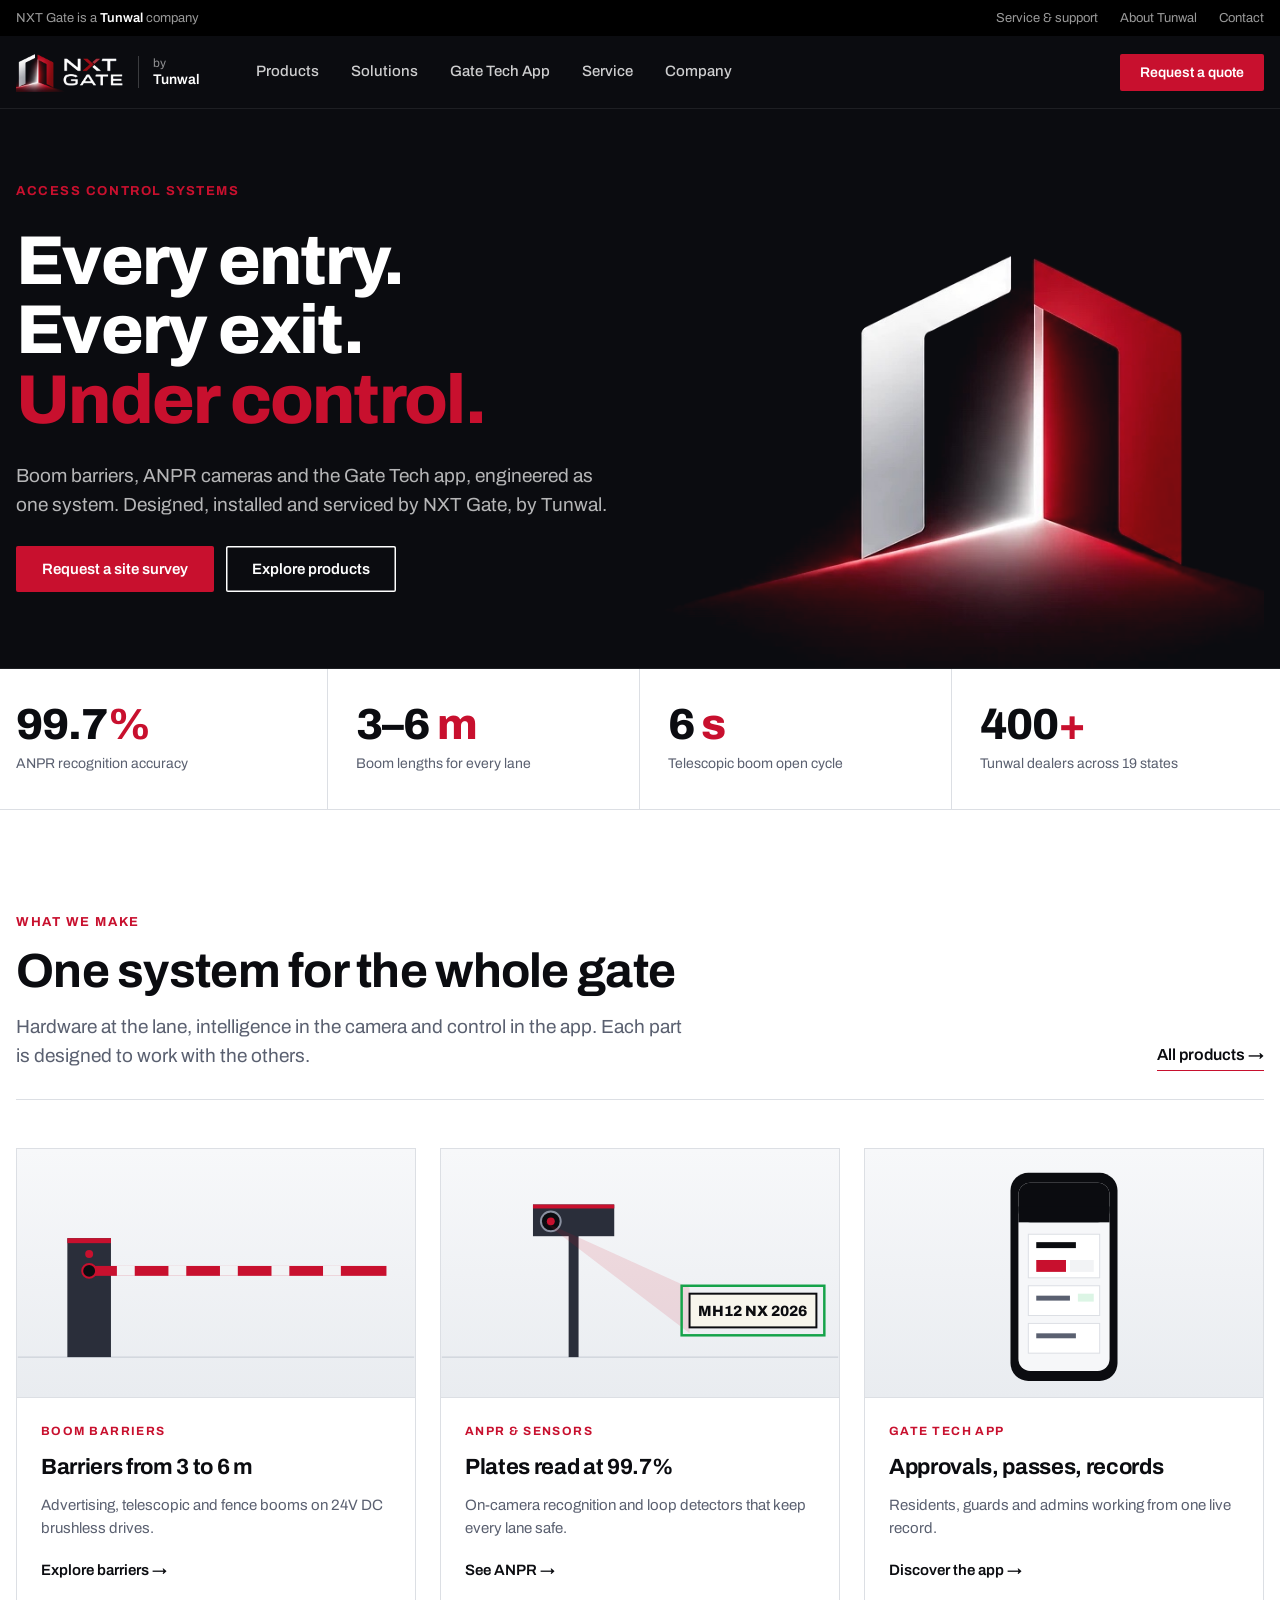
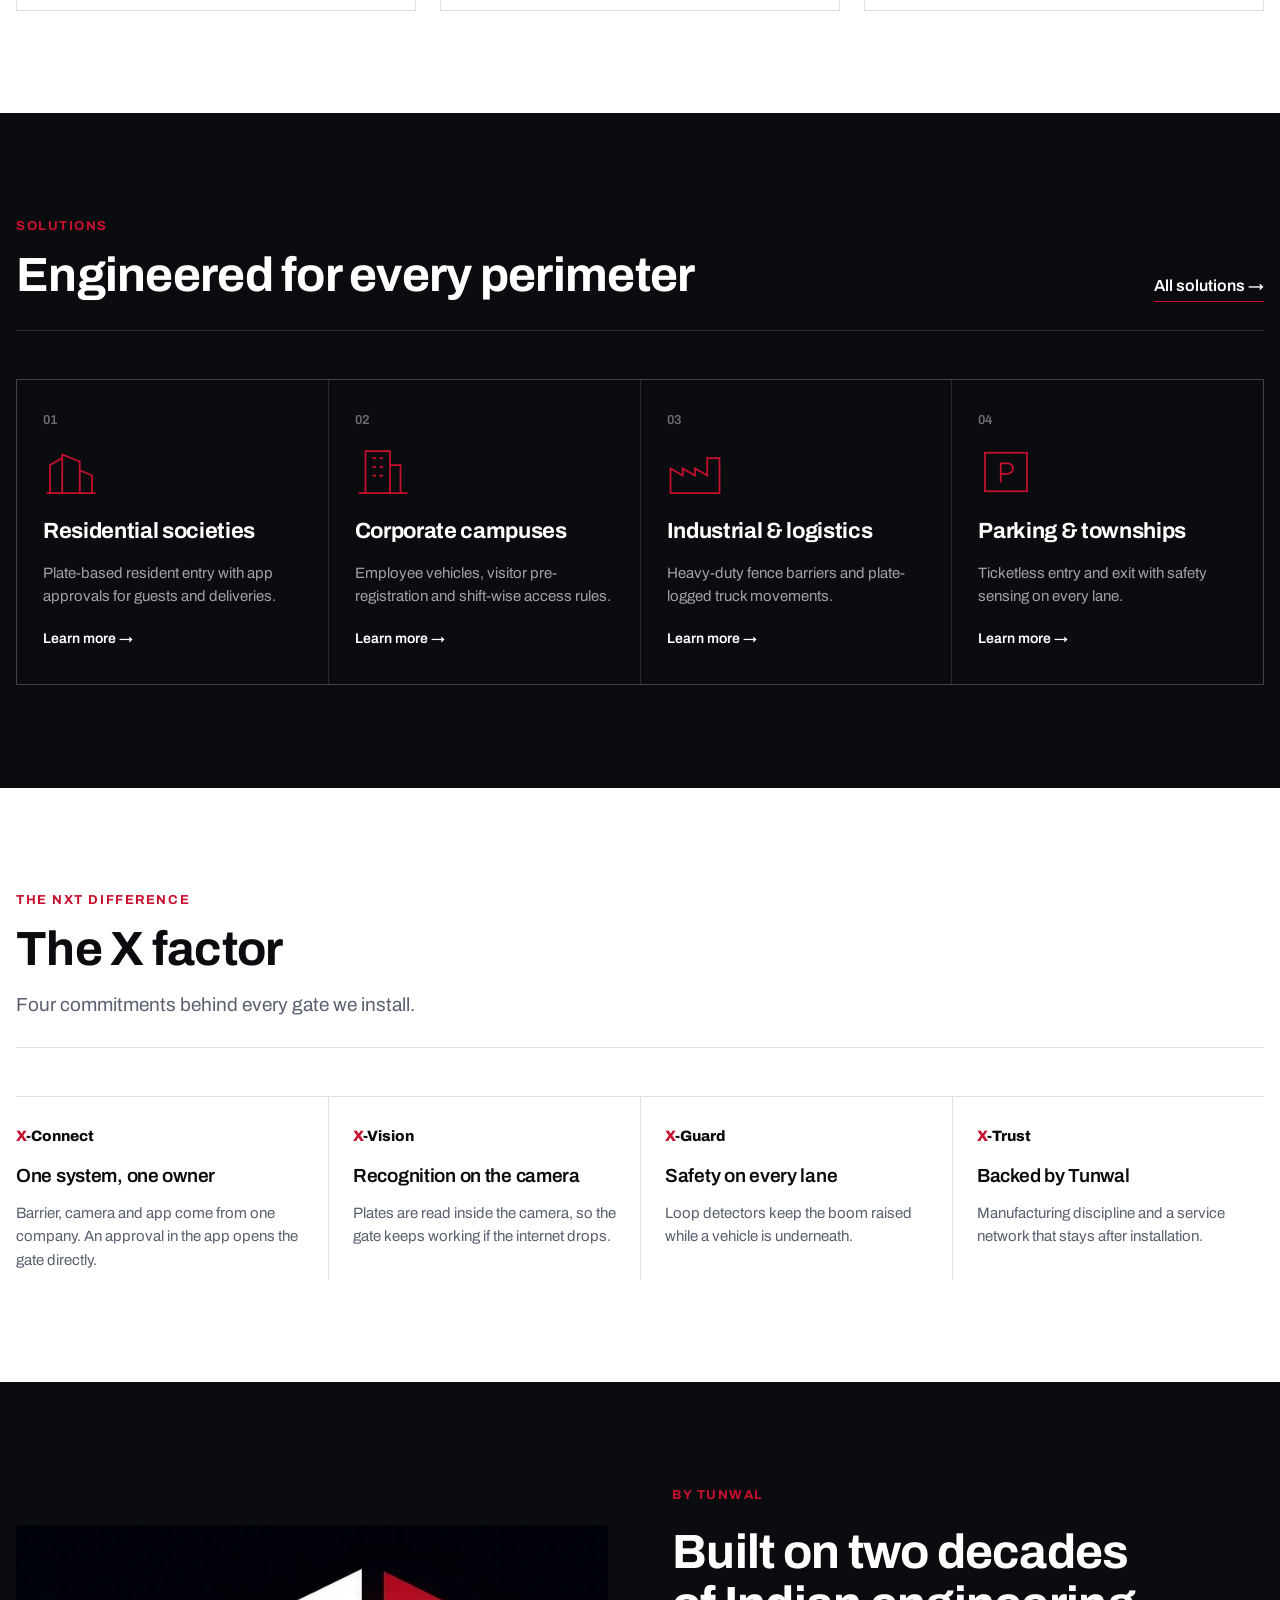
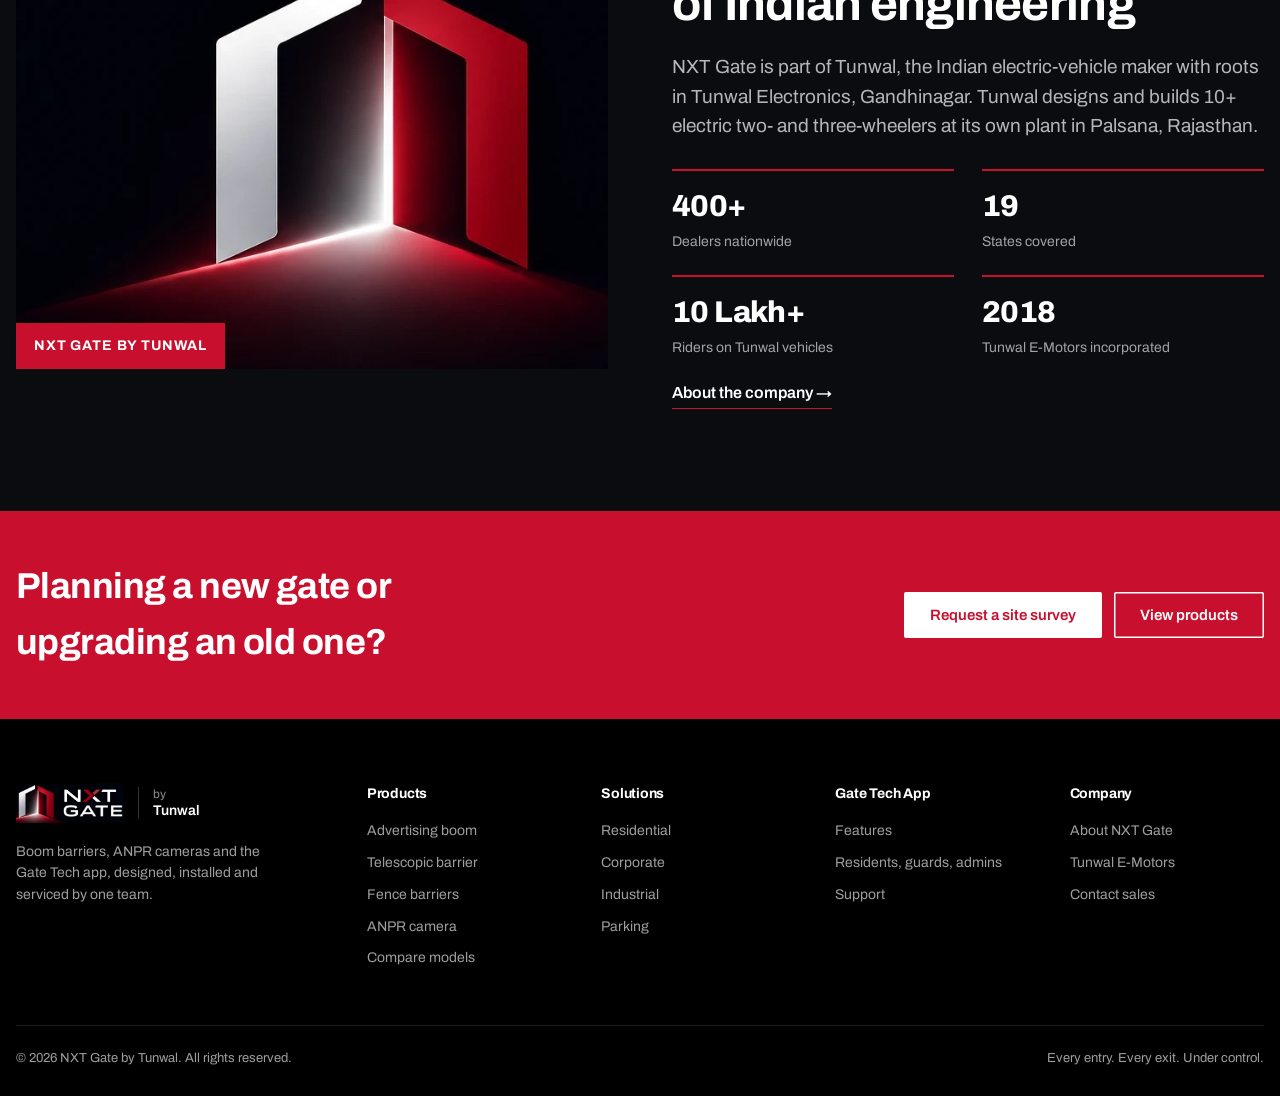
<file: index.html>
<!doctype html>
<html lang="en">
<head>
<meta name="viewport" content="width=device-width, initial-scale=1, viewport-fit=cover">
<meta charset="utf-8">
<title>NXT Gate</title>
<meta name="claude:viewport-fit-sides" content="cover">
<meta name="description" content="NXT Gate by Tunwal: boom barriers, ANPR cameras and the Gate Tech app for complete access control.">
<link rel="preconnect" href="https://fonts.googleapis.com">
<link rel="preconnect" href="https://fonts.gstatic.com" crossorigin>
<link rel="stylesheet" href="https://fonts.googleapis.com/css2?family=Archivo:wght@400;500;600;700;800&display=swap">
<link rel="stylesheet" href="styles.css">
</head>
<body data-page="home">
<div id="site-header"></div>

<main>
<section class="hero">
  <div class="wrap">
    <div class="hero-copy">
      <span class="over">Access control systems</span>
      <h1>Every entry.<br>Every exit.<br><em>Under control.</em></h1>
      <p class="lead">Boom barriers, ANPR cameras and the Gate Tech app, engineered as one system. Designed, installed and serviced by NXT Gate, by Tunwal.</p>
      <div class="hero-ctas">
        <a class="btn btn-red" href="contact.html">Request a site survey</a>
        <a class="btn btn-out" href="products.html">Explore products</a>
      </div>
    </div>
    <div class="hero-art"><img src="gate-mark.jpg" alt="NXT Gate mark: an open gate lit in red" width="690" height="520"></div>
  </div>
</section>

<section class="figs" aria-label="Key figures">
  <div class="wrap">
    <div class="fig"><b>99.7<span>%</span></b><small>ANPR recognition accuracy</small></div>
    <div class="fig"><b>3–6<span> m</span></b><small>Boom lengths for every lane</small></div>
    <div class="fig"><b>6<span> s</span></b><small>Telescopic boom open cycle</small></div>
    <div class="fig"><b>400<span>+</span></b><small>Tunwal dealers across 19 states</small></div>
  </div>
</section>

<section class="band">
  <div class="wrap">
    <div class="sec-head">
      <div><span class="over">What we make</span><h2 class="h2">One system for the whole gate</h2><p class="lead">Hardware at the lane, intelligence in the camera and control in the app. Each part is designed to work with the others.</p></div>
      <a class="link" href="products.html">All products →</a>
    </div>
    <div class="cats">
      <a class="cat" href="products.html#explorer">
        <div class="cat-art"><svg viewBox="0 0 400 250" aria-hidden="true"><line x1="0" y1="210" x2="400" y2="210" stroke="#C5CAD3"/><rect x="50" y="90" width="44" height="120" fill="#2A2E3A"/><rect x="50" y="90" width="44" height="5" fill="#C8102E"/><circle cx="72" cy="106" r="4" fill="#C8102E"/><rect x="72" y="118" width="300" height="10" fill="#C8102E"/><g fill="#F2F3F5"><rect x="100" y="118" width="18" height="10"/><rect x="152" y="118" width="18" height="10"/><rect x="204" y="118" width="18" height="10"/><rect x="256" y="118" width="18" height="10"/><rect x="308" y="118" width="18" height="10"/></g><circle cx="72" cy="123" r="7" fill="#0B0C10" stroke="#C8102E" stroke-width="2"/></svg></div>
        <div class="cat-body"><span class="over">Boom barriers</span><h3>Barriers from 3 to 6 m</h3><p>Advertising, telescopic and fence booms on 24V DC brushless drives.</p><span class="more">Explore barriers →</span></div>
      </a>
      <a class="cat" href="products.html#explorer">
        <div class="cat-art"><svg viewBox="0 0 400 250" aria-hidden="true"><line x1="0" y1="210" x2="400" y2="210" stroke="#C5CAD3"/><rect x="128" y="80" width="10" height="130" fill="#2A2E3A"/><rect x="92" y="56" width="82" height="32" fill="#2A2E3A"/><rect x="92" y="56" width="82" height="4" fill="#C8102E"/><circle cx="110" cy="73" r="10" fill="#0B0C10" stroke="#8A90A0" stroke-width="2"/><circle cx="110" cy="73" r="4" fill="#C8102E"/><polygon points="102,73 250,140 250,186" fill="#C8102E" opacity=".12"/><rect x="250" y="146" width="128" height="34" fill="#F7F5EC" stroke="#0B0C10" stroke-width="2"/><text x="314" y="169" text-anchor="middle" font-family="Archivo,sans-serif" font-size="15" font-weight="800" fill="#0B0C10">MH12 NX 2026</text><rect x="242" y="138" width="144" height="50" fill="none" stroke="#15A34A" stroke-width="2.5"/></svg></div>
        <div class="cat-body"><span class="over">ANPR &amp; sensors</span><h3>Plates read at 99.7%</h3><p>On-camera recognition and loop detectors that keep every lane safe.</p><span class="more">See ANPR →</span></div>
      </a>
      <a class="cat" href="app.html">
        <div class="cat-art"><svg viewBox="0 0 400 250" aria-hidden="true"><rect x="146" y="24" width="108" height="210" rx="18" fill="#0B0C10"/><rect x="154" y="34" width="92" height="190" rx="12" fill="#F6F7F9"/><rect x="154" y="34" width="92" height="40" rx="12" fill="#0B0C10"/><rect x="154" y="58" width="92" height="16" fill="#0B0C10"/><rect x="164" y="86" width="72" height="44" fill="#fff" stroke="#DCDFE4"/><rect x="172" y="112" width="30" height="12" fill="#C8102E"/><rect x="206" y="112" width="24" height="12" fill="#F2F3F5"/><rect x="172" y="94" width="40" height="6" fill="#0B0C10"/><rect x="164" y="138" width="72" height="30" fill="#fff" stroke="#DCDFE4"/><rect x="172" y="148" width="34" height="5" fill="#5A6070"/><rect x="214" y="146" width="16" height="8" fill="#DCF5E5"/><rect x="164" y="176" width="72" height="30" fill="#fff" stroke="#DCDFE4"/><rect x="172" y="186" width="40" height="5" fill="#5A6070"/></svg></div>
        <div class="cat-body"><span class="over">Gate Tech app</span><h3>Approvals, passes, records</h3><p>Residents, guards and admins working from one live record.</p><span class="more">Discover the app →</span></div>
      </a>
    </div>
  </div>
</section>

<section class="band dark">
  <div class="wrap">
    <div class="sec-head">
      <div><span class="over">Solutions</span><h2 class="h2">Engineered for every perimeter</h2></div>
      <a class="link" href="solutions.html">All solutions →</a>
    </div>
    <div class="sectors">
      <a class="sector" href="solutions.html#residential"><span class="num">01</span><svg viewBox="0 0 64 64" fill="none" stroke="currentColor" stroke-width="2"><path d="M8 56V24l14-8v40M22 56V12l20 8v36M42 56V30l14 6v20M4 56h56"/></svg><h3>Residential societies</h3><p>Plate-based resident entry with app approvals for guests and deliveries.</p><span class="more">Learn more →</span></a>
      <a class="sector" href="solutions.html#corporate"><span class="num">02</span><svg viewBox="0 0 64 64" fill="none" stroke="currentColor" stroke-width="2"><path d="M12 56V8h28v48M40 24h12v32M4 56h56M20 16h4M28 16h4M20 26h4M28 26h4M20 36h4M28 36h4"/></svg><h3>Corporate campuses</h3><p>Employee vehicles, visitor pre-registration and shift-wise access rules.</p><span class="more">Learn more →</span></a>
      <a class="sector" href="solutions.html#industrial"><span class="num">03</span><svg viewBox="0 0 64 64" fill="none" stroke="currentColor" stroke-width="2"><path d="M4 56V28l14 8V28l14 8V28l14 8V16h14v40zM4 56h56"/></svg><h3>Industrial &amp; logistics</h3><p>Heavy-duty fence barriers and plate-logged truck movements.</p><span class="more">Learn more →</span></a>
      <a class="sector" href="solutions.html#parking"><span class="num">04</span><svg viewBox="0 0 64 64" fill="none" stroke="currentColor" stroke-width="2"><rect x="8" y="10" width="48" height="44"/><path d="M26 44V22h8a6 6 0 0 1 0 12h-8"/></svg><h3>Parking &amp; townships</h3><p>Ticketless entry and exit with safety sensing on every lane.</p><span class="more">Learn more →</span></a>
    </div>
  </div>
</section>

<section class="band">
  <div class="wrap">
    <div class="sec-head">
      <div><span class="over">The NXT difference</span><h2 class="h2">The X factor</h2><p class="lead">Four commitments behind every gate we install.</p></div>
    </div>
    <div class="xgrid">
      <div class="xcell"><span class="xl"><i>X</i>-Connect</span><h3>One system, one owner</h3><p>Barrier, camera and app come from one company. An approval in the app opens the gate directly.</p></div>
      <div class="xcell"><span class="xl"><i>X</i>-Vision</span><h3>Recognition on the camera</h3><p>Plates are read inside the camera, so the gate keeps working if the internet drops.</p></div>
      <div class="xcell"><span class="xl"><i>X</i>-Guard</span><h3>Safety on every lane</h3><p>Loop detectors keep the boom raised while a vehicle is underneath.</p></div>
      <div class="xcell"><span class="xl"><i>X</i>-Trust</span><h3>Backed by Tunwal</h3><p>Manufacturing discipline and a service network that stays after installation.</p></div>
    </div>
  </div>
</section>

<section class="band dark">
  <div class="wrap tw">
    <div class="tw-img" role="img" aria-label="NXT Gate mark"><span>NXT GATE BY TUNWAL</span></div>
    <div class="tw-copy">
      <span class="over">By Tunwal</span>
      <h2 class="h2">Built on two decades of Indian engineering</h2>
      <p class="lead">NXT Gate is part of Tunwal, the Indian electric-vehicle maker with roots in Tunwal Electronics, Gandhinagar. Tunwal designs and builds 10+ electric two- and three-wheelers at its own plant in Palsana, Rajasthan.</p>
      <div class="tw-nums">
        <div><b>400+</b><span>Dealers nationwide</span></div>
        <div><b>19</b><span>States covered</span></div>
        <div><b>10 Lakh+</b><span>Riders on Tunwal vehicles</span></div>
        <div><b>2018</b><span>Tunwal E-Motors incorporated</span></div>
      </div>
      <a class="link" href="company.html" style="justify-self:start;color:#fff">About the company →</a>
    </div>
  </div>
</section>

<section class="cta">
  <div class="wrap">
    <h2>Planning a new gate or upgrading an old one?</h2>
    <div class="acts"><a class="btn btn-red" href="contact.html">Request a site survey</a><a class="btn btn-out" href="products.html">View products</a></div>
  </div>
</section>
</main>

<div id="site-footer"></div>
<script src="site.js"></script>
</body>
</html>
</file>
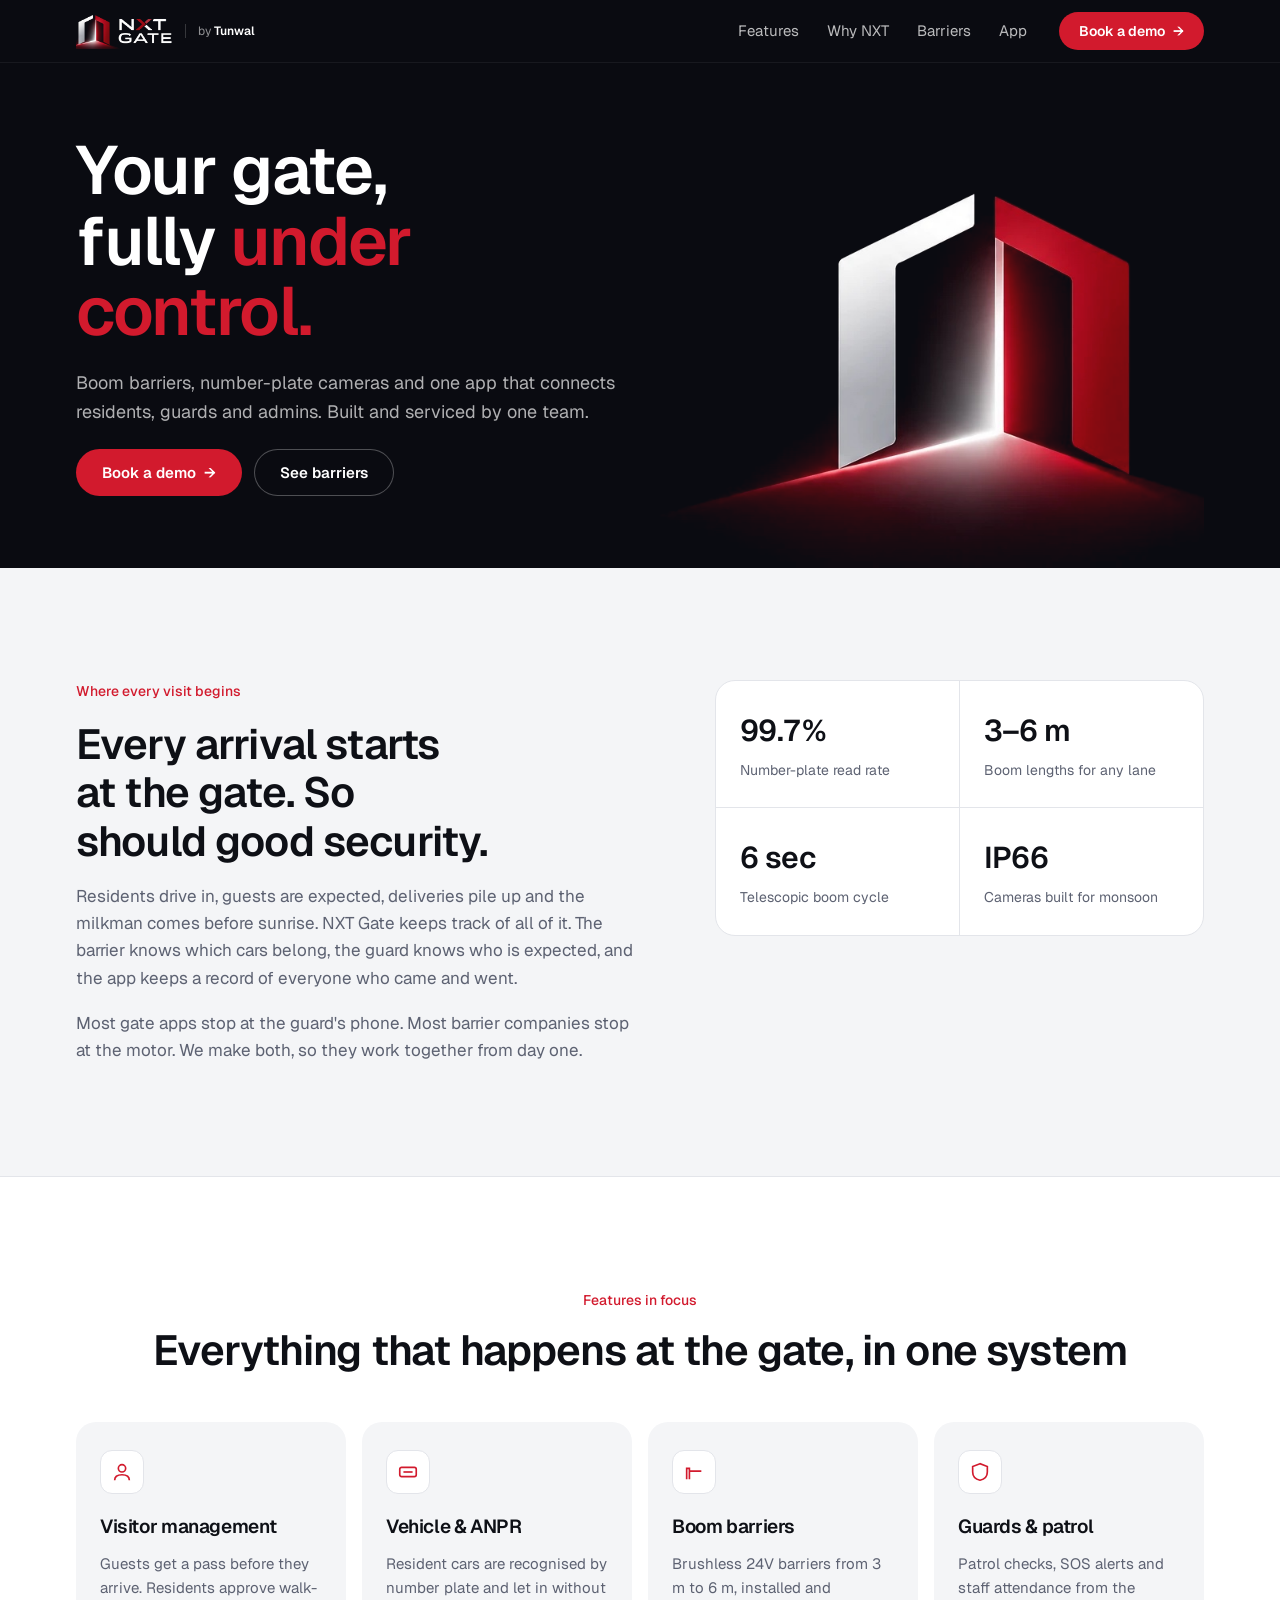
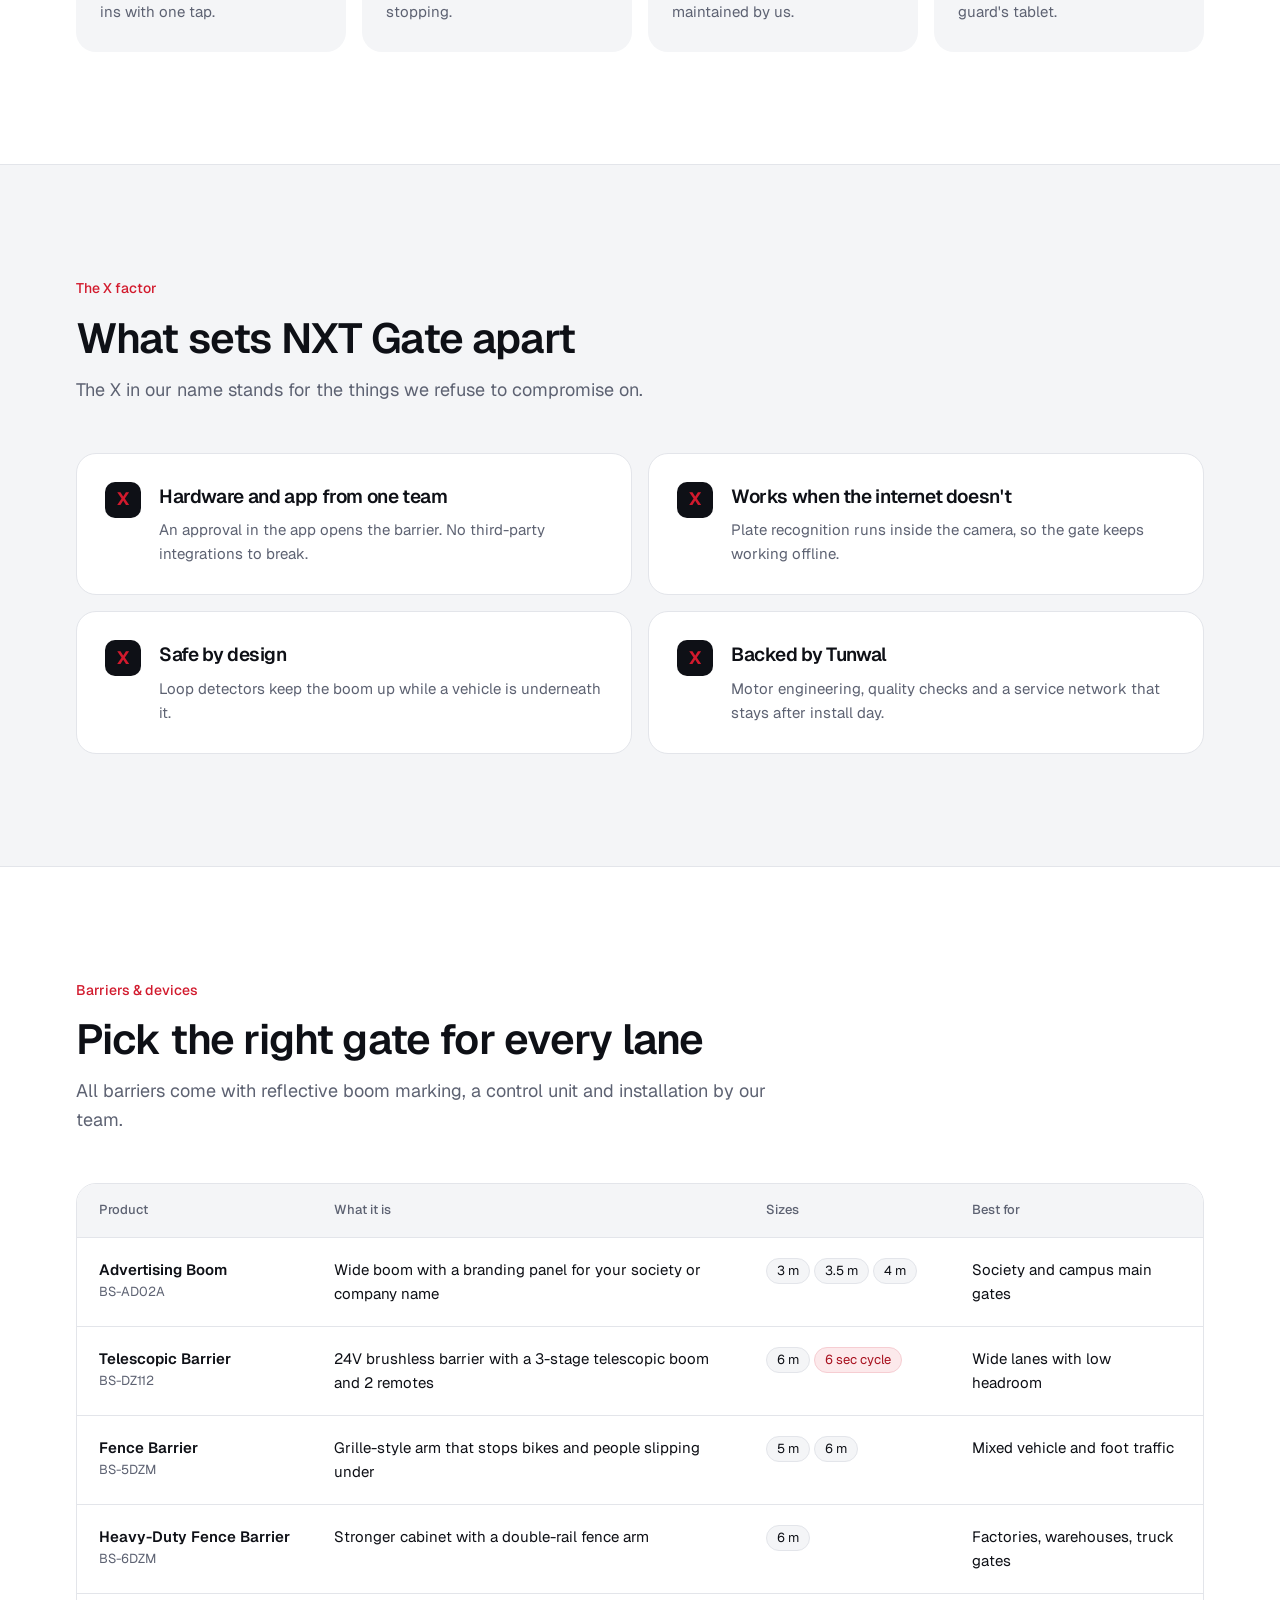
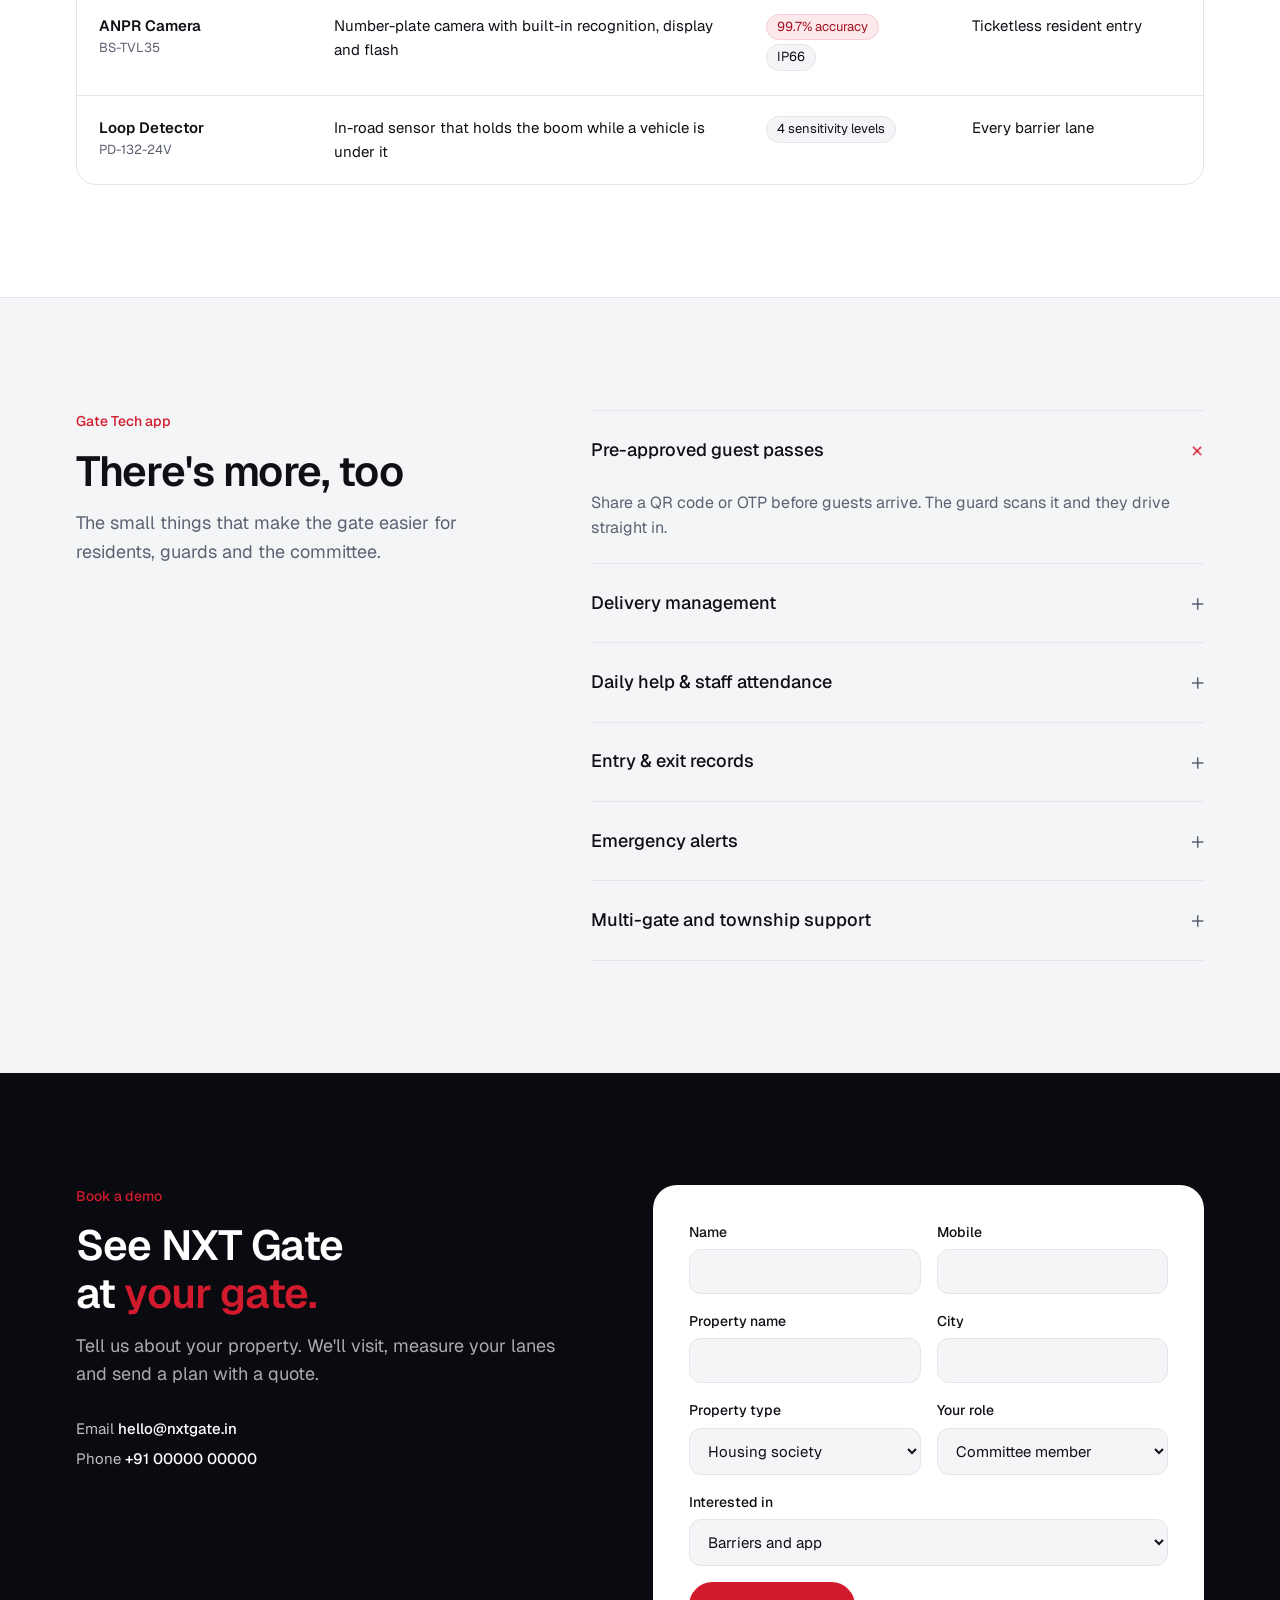
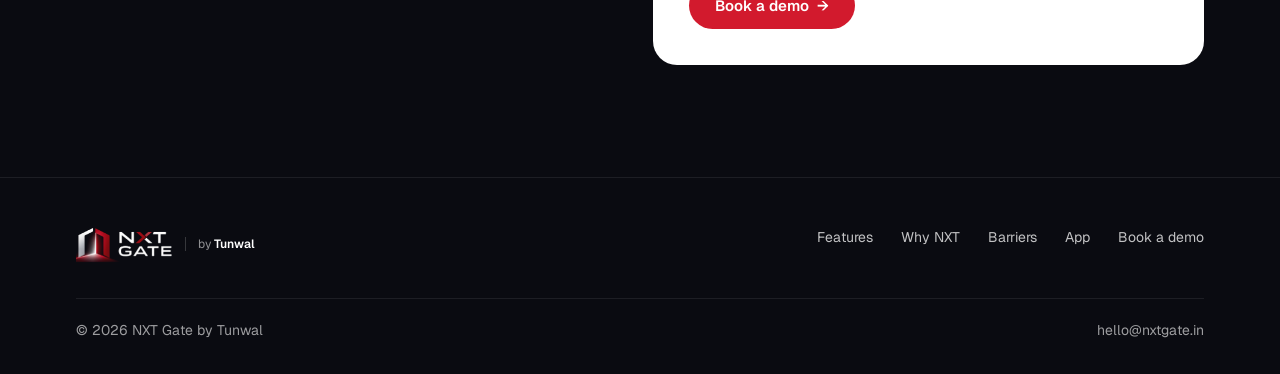
<file: minimal/index.html>
<!doctype html>
<html lang="en">
<head>
<meta name="viewport" content="width=device-width, initial-scale=1, viewport-fit=cover">
<meta charset="utf-8">
<title>NXT Gate</title>
<meta name="claude:viewport-fit-sides" content="cover">
<meta name="description" content="NXT Gate by Tunwal: boom barriers, number-plate cameras and one app for every entry and exit.">
<link rel="preconnect" href="https://fonts.googleapis.com">
<link rel="preconnect" href="https://fonts.gstatic.com" crossorigin>
<link rel="stylesheet" href="https://fonts.googleapis.com/css2?family=Geist:wght@400;500;600;700&display=swap">
<style>
/* Layout: dark brand bands top and bottom (where the logo lives), a quiet light body with one column of content */
:root {
  color-scheme: light;
  --night: #0A0B11;
  --night-2: #14161F;
  --paper: #F4F5F7;
  --card: #FFFFFF;
  --ink: #0E1016;
  --muted: #5D6272;
  --hair: #E3E5EA;
  --red: #D21A2D;
  --red-dark: #A8111F;
  --font: "Geist", "Helvetica Neue", Arial, sans-serif;
}
*, *::before, *::after { box-sizing: border-box; }
html { scroll-behavior: smooth; }
body { margin: 0; background: var(--paper); color: var(--ink); font-family: var(--font); font-size: 16px; line-height: 1.6; -webkit-font-smoothing: antialiased; }
h1, h2, h3 { margin: 0; text-wrap: balance; letter-spacing: -0.02em; }
p { margin: 0; }
a { color: inherit; }
:focus-visible { outline: 2px solid var(--red); outline-offset: 3px; }
.wrap { max-width: 1160px; margin: 0 auto; padding-left: max(16px, env(safe-area-inset-left, 0px)); padding-right: max(16px, env(safe-area-inset-right, 0px)); }
.section { padding-block: clamp(64px, 9vw, 112px); }
.kicker { font-size: 14px; font-weight: 500; color: var(--red); }
.h2 { font-size: clamp(28px, 3.6vw, 42px); font-weight: 600; line-height: 1.15; }
.sub { color: var(--muted); font-size: 18px; max-width: 58ch; }
.head { display: grid; gap: 14px; margin-bottom: 48px; }
.head.center { text-align: center; justify-items: center; }

.btn { display: inline-flex; align-items: center; gap: 8px; border: 0; border-radius: 999px; padding: 14px 26px; font: 600 15px var(--font); text-decoration: none; cursor: pointer; transition: background .2s, transform .2s; }
.btn-red { background: var(--red); color: #fff; }
.btn-red:hover { background: var(--red-dark); }
.btn-line { background: transparent; color: #fff; box-shadow: inset 0 0 0 1px rgba(255,255,255,.28); }
.btn-line:hover { box-shadow: inset 0 0 0 1px #fff; }
.btn .arr { transition: transform .2s; }
.btn:hover .arr { transform: translateX(3px); }

/* Nav */
.nav { position: sticky; top: env(safe-area-inset-top, 0px); z-index: 20; background: var(--night); border-bottom: 1px solid rgba(255,255,255,.06); }
.nav .wrap { display: flex; align-items: center; gap: 32px; padding-block: 12px; }
.brand { display: flex; align-items: center; gap: 12px; text-decoration: none; color: #fff; flex: none; }
.brand img { height: 36px; width: auto; mix-blend-mode: lighten; display: block; }
.by { font-size: 12px; color: rgba(255,255,255,.55); padding-left: 12px; border-left: 1px solid rgba(255,255,255,.18); line-height: 1.2; }
.by b { color: #fff; font-weight: 600; }
.nav-links { display: flex; gap: 28px; list-style: none; margin: 0 0 0 auto; padding: 0; }
.nav-links a { color: rgba(255,255,255,.72); text-decoration: none; font-size: 15px; white-space: nowrap; }
.nav-links a:hover { color: #fff; }
.nav .btn { padding: 10px 20px; font-size: 14px; white-space: nowrap; }
.menu { display: none; margin-left: auto; background: none; border: 0; color: #fff; padding: 8px; cursor: pointer; }
.menu svg { width: 24px; height: 24px; display: block; }

/* Hero */
.hero { background: var(--night); color: #fff; overflow: hidden; }
.hero .wrap { display: grid; grid-template-columns: 1fr 1fr; align-items: center; gap: 24px; padding-block: clamp(40px, 6vw, 72px) 0; }
.hero-copy { display: grid; gap: 22px; padding-bottom: clamp(40px, 6vw, 72px); min-width: 0; }
.hero h1 { font-size: clamp(40px, 6vw, 68px); font-weight: 600; line-height: 1.04; }
.hero h1 span { color: var(--red); }
.hero .sub { color: rgba(255,255,255,.68); }
.hero-ctas { display: flex; flex-wrap: wrap; gap: 12px; }
.hero-art { align-self: end; min-width: 0; }
.hero-art img { width: 100%; max-width: 560px; height: auto; display: block; margin-left: auto; mix-blend-mode: lighten; }

/* Intro */
.intro .wrap { display: grid; grid-template-columns: 1.15fr 1fr; gap: clamp(32px, 6vw, 88px); align-items: start; }
.intro-copy { display: grid; gap: 18px; min-width: 0; }
.intro-copy p { color: var(--muted); font-size: 17px; max-width: 56ch; }
.facts { display: grid; grid-template-columns: 1fr 1fr; background: var(--card); border: 1px solid var(--hair); border-radius: 20px; overflow: hidden; }
.fact { padding: 26px 24px; display: grid; gap: 4px; border-bottom: 1px solid var(--hair); }
.fact:nth-child(odd) { border-right: 1px solid var(--hair); }
.fact:nth-last-child(-n+2) { border-bottom: 0; }
.fact b { font-size: 30px; font-weight: 600; letter-spacing: -0.02em; font-variant-numeric: tabular-nums; }
.fact span { color: var(--muted); font-size: 14px; }

/* Features */
.features { background: var(--card); border-block: 1px solid var(--hair); }
.feat-grid { display: grid; grid-template-columns: repeat(4, 1fr); gap: 16px; }
.feat { background: var(--paper); border-radius: 20px; padding: 28px 24px; display: grid; gap: 10px; align-content: start; }
.feat-ic { width: 44px; height: 44px; border-radius: 12px; background: var(--card); display: grid; place-items: center; color: var(--red); margin-bottom: 8px; border: 1px solid var(--hair); }
.feat-ic svg { width: 22px; height: 22px; }
.feat h3 { font-size: 19px; font-weight: 600; }
.feat p { color: var(--muted); font-size: 15px; }

/* X factor */
.xlist { display: grid; grid-template-columns: 1fr 1fr; gap: 16px; }
.xrow { background: var(--card); border: 1px solid var(--hair); border-radius: 20px; padding: 28px; display: grid; grid-template-columns: auto 1fr; gap: 6px 18px; }
.xmark { grid-row: span 2; width: 36px; height: 36px; border-radius: 10px; background: var(--ink); color: var(--red); display: grid; place-items: center; font-weight: 700; font-size: 18px; }
.xrow h3 { font-size: 19px; font-weight: 600; align-self: center; }
.xrow p { color: var(--muted); font-size: 15px; }

/* Products */
.products { background: var(--card); border-block: 1px solid var(--hair); }
.ptable-wrap { overflow-x: auto; border: 1px solid var(--hair); border-radius: 20px; }
.ptable { width: 100%; border-collapse: collapse; min-width: 720px; font-size: 15px; }
.ptable th { text-align: left; font-weight: 500; color: var(--muted); font-size: 13px; padding: 16px 22px; background: var(--paper); border-bottom: 1px solid var(--hair); }
.ptable td { padding: 20px 22px; border-bottom: 1px solid var(--hair); vertical-align: top; }
.ptable tr:last-child td { border-bottom: 0; }
.ptable td:first-child { font-weight: 600; white-space: nowrap; }
.ptable td:first-child small { display: block; font-weight: 400; color: var(--muted); font-size: 13px; }
.chip { display: inline-block; font-size: 13px; padding: 2px 10px; border-radius: 999px; background: var(--paper); border: 1px solid var(--hair); margin: 0 4px 4px 0; white-space: nowrap; }
.chip.red { background: #FCE9EB; border-color: #F6CDD2; color: var(--red-dark); }

/* More */
.more .wrap { display: grid; grid-template-columns: 1fr 1.4fr; gap: clamp(32px, 6vw, 88px); align-items: start; }
.more .head { margin-bottom: 0; position: sticky; top: 100px; }
.acc { border-top: 1px solid var(--hair); }
.acc details { border-bottom: 1px solid var(--hair); }
.acc summary { list-style: none; cursor: pointer; display: flex; justify-content: space-between; align-items: center; gap: 16px; padding: 20px 0; font-size: 18px; font-weight: 500; }
.acc summary::-webkit-details-marker { display: none; }
.acc summary::after { content: "+"; font-size: 24px; font-weight: 300; color: var(--muted); transition: transform .2s; }
.acc details[open] summary::after { transform: rotate(45deg); color: var(--red); }
.acc details p { color: var(--muted); padding: 0 0 22px; max-width: 60ch; }

/* Demo */
.demo { background: var(--night); color: #fff; }
.demo .wrap { display: grid; grid-template-columns: 1fr 1.1fr; gap: clamp(32px, 6vw, 88px); align-items: start; }
.demo .sub { color: rgba(255,255,255,.66); }
.demo .h2 span { color: var(--red); }
.contact { display: grid; gap: 6px; margin-top: 28px; font-size: 15px; color: rgba(255,255,255,.75); }
.contact b { color: #fff; font-weight: 500; }
form { background: var(--card); color: var(--ink); border-radius: 24px; padding: clamp(22px, 3vw, 36px); display: grid; gap: 16px; }
.two { display: grid; grid-template-columns: 1fr 1fr; gap: 16px; }
label { display: grid; gap: 6px; font-size: 14px; font-weight: 500; min-width: 0; }
input, select { font: 400 15px var(--font); color: var(--ink); background: var(--paper); border: 1px solid var(--hair); border-radius: 12px; padding: 12px 14px; width: 100%; }
input:focus, select:focus { outline: none; border-color: var(--ink); background: var(--card); }
form .btn { justify-self: start; }
.note { font-size: 14px; }
.note.ok { color: #137a43; }
.note.err { color: var(--red); }

/* Footer */
footer { background: var(--night); color: rgba(255,255,255,.6); border-top: 1px solid rgba(255,255,255,.08); padding-block: 48px 32px; font-size: 14px; }
.foot { display: flex; flex-wrap: wrap; justify-content: space-between; gap: 32px; align-items: flex-start; }
.foot nav { display: flex; flex-wrap: wrap; gap: 12px 28px; }
.foot nav a { text-decoration: none; color: rgba(255,255,255,.75); }
.foot nav a:hover { color: #fff; }
.foot-bottom { margin-top: 36px; padding-top: 20px; border-top: 1px solid rgba(255,255,255,.08); display: flex; flex-wrap: wrap; justify-content: space-between; gap: 12px; }

@media (max-width: 1000px) {
  .nav-links { display: none; position: absolute; left: 0; right: 0; top: 100%; flex-direction: column; gap: 0; background: var(--night); padding: 8px max(16px, env(safe-area-inset-right, 0px)) 16px max(16px, env(safe-area-inset-left, 0px)); border-bottom: 1px solid rgba(255,255,255,.08); }
  .nav-links.open { display: flex; }
  .nav-links a { display: block; padding: 12px 0; font-size: 17px; }
  .menu { display: block; }
  .nav .btn { display: none; }
  .feat-grid { grid-template-columns: 1fr 1fr; }
  .more .wrap, .demo .wrap, .intro .wrap { grid-template-columns: 1fr; }
  .more .head { position: static; }
}
@media (max-width: 760px) {
  .hero .wrap { grid-template-columns: 1fr; }
  .hero-copy { padding-bottom: 0; }
  .hero-art img { margin: 0 auto; max-width: 420px; }
  .xlist { grid-template-columns: 1fr; }
  .by { display: none; }
}
@media (max-width: 560px) {
  .feat-grid, .two { grid-template-columns: 1fr; }
  .fact b { font-size: 24px; }
  .xrow { padding: 22px; }
}
@media (prefers-reduced-motion: reduce) { * { transition: none !important; } html { scroll-behavior: auto; } }
</style>
</head>
<body>
<header class="nav">
  <div class="wrap">
    <a class="brand" href="#top" aria-label="NXT Gate by Tunwal, home">
      <img src="logo.png" alt="NXT Gate" width="640" height="238">
      <span class="by">by <b>Tunwal</b></span>
    </a>
    <ul class="nav-links" id="navLinks">
      <li><a href="#features">Features</a></li>
      <li><a href="#xfactor">Why NXT</a></li>
      <li><a href="#products">Barriers</a></li>
      <li><a href="#more">App</a></li>
    </ul>
    <a class="btn btn-red" href="#demo">Book a demo <span class="arr">→</span></a>
    <button class="menu" id="menuBtn" aria-label="Open menu" aria-expanded="false" aria-controls="navLinks"><svg viewBox="0 0 24 24" fill="none" stroke="currentColor" stroke-width="2"><path d="M4 7h16M4 12h16M4 17h16"/></svg></button>
  </div>
</header>

<main id="top">
<section class="hero">
  <div class="wrap">
    <div class="hero-copy">
      <h1>Your gate,<br>fully <span>under control.</span></h1>
      <p class="sub">Boom barriers, number-plate cameras and one app that connects residents, guards and admins. Built and serviced by one team.</p>
      <div class="hero-ctas">
        <a class="btn btn-red" href="#demo">Book a demo <span class="arr">→</span></a>
        <a class="btn btn-line" href="#products">See barriers</a>
      </div>
    </div>
    <div class="hero-art"><img src="gate-mark.jpg" alt="" width="690" height="520"></div>
  </div>
</section>

<section class="section intro">
  <div class="wrap">
    <div class="intro-copy">
      <span class="kicker">Where every visit begins</span>
      <h2 class="h2">Every arrival starts at the gate. So should good security.</h2>
      <p>Residents drive in, guests are expected, deliveries pile up and the milkman comes before sunrise. NXT Gate keeps track of all of it. The barrier knows which cars belong, the guard knows who is expected, and the app keeps a record of everyone who came and went.</p>
      <p>Most gate apps stop at the guard's phone. Most barrier companies stop at the motor. We make both, so they work together from day one.</p>
    </div>
    <div class="facts">
      <div class="fact"><b>99.7%</b><span>Number-plate read rate</span></div>
      <div class="fact"><b>3–6 m</b><span>Boom lengths for any lane</span></div>
      <div class="fact"><b>6 sec</b><span>Telescopic boom cycle</span></div>
      <div class="fact"><b>IP66</b><span>Cameras built for monsoon</span></div>
    </div>
  </div>
</section>

<section class="section features" id="features">
  <div class="wrap">
    <div class="head center">
      <span class="kicker">Features in focus</span>
      <h2 class="h2">Everything that happens at the gate, in one system</h2>
    </div>
    <div class="feat-grid">
      <article class="feat"><span class="feat-ic"><svg viewBox="0 0 24 24" fill="none" stroke="currentColor" stroke-width="1.8"><circle cx="12" cy="8" r="4"/><path d="M4 21c0-4 3.6-6 8-6s8 2 8 6"/></svg></span><h3>Visitor management</h3><p>Guests get a pass before they arrive. Residents approve walk-ins with one tap.</p></article>
      <article class="feat"><span class="feat-ic"><svg viewBox="0 0 24 24" fill="none" stroke="currentColor" stroke-width="1.8"><rect x="3" y="7" width="18" height="10" rx="2"/><path d="M7 12h10"/></svg></span><h3>Vehicle &amp; ANPR</h3><p>Resident cars are recognised by number plate and let in without stopping.</p></article>
      <article class="feat"><span class="feat-ic"><svg viewBox="0 0 24 24" fill="none" stroke="currentColor" stroke-width="1.8"><path d="M4 20V8h3v12M7 11h13"/></svg></span><h3>Boom barriers</h3><p>Brushless 24V barriers from 3 m to 6 m, installed and maintained by us.</p></article>
      <article class="feat"><span class="feat-ic"><svg viewBox="0 0 24 24" fill="none" stroke="currentColor" stroke-width="1.8"><path d="M12 3 4 6v6c0 5 3.5 8 8 9 4.5-1 8-4 8-9V6z"/></svg></span><h3>Guards &amp; patrol</h3><p>Patrol checks, SOS alerts and staff attendance from the guard's tablet.</p></article>
    </div>
  </div>
</section>

<section class="section" id="xfactor">
  <div class="wrap">
    <div class="head">
      <span class="kicker">The X factor</span>
      <h2 class="h2">What sets NXT Gate apart</h2>
      <p class="sub">The X in our name stands for the things we refuse to compromise on.</p>
    </div>
    <div class="xlist">
      <article class="xrow"><span class="xmark">X</span><h3>Hardware and app from one team</h3><p>An approval in the app opens the barrier. No third-party integrations to break.</p></article>
      <article class="xrow"><span class="xmark">X</span><h3>Works when the internet doesn't</h3><p>Plate recognition runs inside the camera, so the gate keeps working offline.</p></article>
      <article class="xrow"><span class="xmark">X</span><h3>Safe by design</h3><p>Loop detectors keep the boom up while a vehicle is underneath it.</p></article>
      <article class="xrow"><span class="xmark">X</span><h3>Backed by Tunwal</h3><p>Motor engineering, quality checks and a service network that stays after install day.</p></article>
    </div>
  </div>
</section>
<section class="section products" id="products">
  <div class="wrap">
    <div class="head">
      <span class="kicker">Barriers &amp; devices</span>
      <h2 class="h2">Pick the right gate for every lane</h2>
      <p class="sub">All barriers come with reflective boom marking, a control unit and installation by our team.</p>
    </div>
    <div class="ptable-wrap">
      <table class="ptable">
        <thead><tr><th>Product</th><th>What it is</th><th>Sizes</th><th>Best for</th></tr></thead>
        <tbody>
          <tr><td>Advertising Boom<small>BS-AD02A</small></td><td>Wide boom with a branding panel for your society or company name</td><td><span class="chip">3 m</span><span class="chip">3.5 m</span><span class="chip">4 m</span></td><td>Society and campus main gates</td></tr>
          <tr><td>Telescopic Barrier<small>BS-DZ112</small></td><td>24V brushless barrier with a 3-stage telescopic boom and 2 remotes</td><td><span class="chip">6 m</span><span class="chip red">6 sec cycle</span></td><td>Wide lanes with low headroom</td></tr>
          <tr><td>Fence Barrier<small>BS-5DZM</small></td><td>Grille-style arm that stops bikes and people slipping under</td><td><span class="chip">5 m</span><span class="chip">6 m</span></td><td>Mixed vehicle and foot traffic</td></tr>
          <tr><td>Heavy-Duty Fence Barrier<small>BS-6DZM</small></td><td>Stronger cabinet with a double-rail fence arm</td><td><span class="chip">6 m</span></td><td>Factories, warehouses, truck gates</td></tr>
          <tr><td>ANPR Camera<small>BS-TVL35</small></td><td>Number-plate camera with built-in recognition, display and flash</td><td><span class="chip red">99.7% accuracy</span><span class="chip">IP66</span></td><td>Ticketless resident entry</td></tr>
          <tr><td>Loop Detector<small>PD-132-24V</small></td><td>In-road sensor that holds the boom while a vehicle is under it</td><td><span class="chip">4 sensitivity levels</span></td><td>Every barrier lane</td></tr>
        </tbody>
      </table>
    </div>
  </div>
</section>

<section class="section more" id="more">
  <div class="wrap">
    <div class="head">
      <span class="kicker">Gate Tech app</span>
      <h2 class="h2">There's more, too</h2>
      <p class="sub">The small things that make the gate easier for residents, guards and the committee.</p>
    </div>
    <div class="acc">
      <details open><summary>Pre-approved guest passes</summary><p>Share a QR code or OTP before guests arrive. The guard scans it and they drive straight in.</p></details>
      <details><summary>Delivery management</summary><p>Leave-at-gate, quick passes for delivery staff and a clear log of every parcel that came in.</p></details>
      <details><summary>Daily help &amp; staff attendance</summary><p>Maids, drivers and cooks get recurring passes. Residents see when they arrive and leave.</p></details>
      <details><summary>Entry &amp; exit records</summary><p>Every vehicle, visitor and time stamp, searchable by gate, flat or date and ready to export.</p></details>
      <details><summary>Emergency alerts</summary><p>Residents and guards can raise an SOS that reaches every guard and committee member at once.</p></details>
      <details><summary>Multi-gate and township support</summary><p>Run several gates, blocks or whole clusters of societies from one admin dashboard.</p></details>
    </div>
  </div>
</section>

<section class="section demo" id="demo">
  <div class="wrap">
    <div>
      <div class="head" style="margin-bottom:0">
        <span class="kicker">Book a demo</span>
        <h2 class="h2">See NXT Gate at <span>your gate.</span></h2>
        <p class="sub">Tell us about your property. We'll visit, measure your lanes and send a plan with a quote.</p>
      </div>
      <div class="contact">
        <span>Email <b>hello@nxtgate.in</b></span>
        <span>Phone <b>+91 00000 00000</b></span>
      </div>
    </div>
    <form id="demoForm" novalidate>
      <div class="two">
        <label for="f-name">Name<input id="f-name" name="name" autocomplete="name" required></label>
        <label for="f-mobile">Mobile<input id="f-mobile" name="mobile" type="tel" autocomplete="tel" required></label>
      </div>
      <div class="two">
        <label for="f-property">Property name<input id="f-property" name="property" required></label>
        <label for="f-city">City<input id="f-city" name="city" autocomplete="address-level2"></label>
      </div>
      <div class="two">
        <label for="f-type">Property type<select id="f-type" name="type"><option>Housing society</option><option>Office or tech park</option><option>Factory or warehouse</option><option>Parking or township</option></select></label>
        <label for="f-role">Your role<select id="f-role" name="role"><option>Committee member</option><option>Facility manager</option><option>Developer</option><option>Resident</option></select></label>
      </div>
      <label for="f-need">Interested in<select id="f-need" name="need"><option>Barriers and app</option><option>Boom barriers only</option><option>Gate Tech app only</option><option>ANPR cameras</option></select></label>
      <button class="btn btn-red" type="submit">Book a demo <span class="arr">→</span></button>
      <p class="note" id="formNote" role="status" hidden></p>
    </form>
  </div>
</section>
</main>

<footer>
  <div class="wrap">
    <div class="foot">
      <a class="brand" href="#top"><img src="logo.png" alt="NXT Gate" width="640" height="238"><span class="by" style="display:block">by <b>Tunwal</b></span></a>
      <nav aria-label="Footer"><a href="#features">Features</a><a href="#xfactor">Why NXT</a><a href="#products">Barriers</a><a href="#more">App</a><a href="#demo">Book a demo</a></nav>
    </div>
    <div class="foot-bottom"><span>© 2026 NXT Gate by Tunwal</span><span>hello@nxtgate.in</span></div>
  </div>
</footer>

<script>
(function () {
  var btn = document.getElementById('menuBtn'), links = document.getElementById('navLinks');
  btn.addEventListener('click', function () { btn.setAttribute('aria-expanded', links.classList.toggle('open')); });
  links.addEventListener('click', function (e) { if (e.target.tagName === 'A') { links.classList.remove('open'); btn.setAttribute('aria-expanded', 'false'); } });

  var form = document.getElementById('demoForm'), note = document.getElementById('formNote');
  form.addEventListener('submit', function (e) {
    e.preventDefault();
    var missing = ['f-name', 'f-mobile', 'f-property'].filter(function (id) { return !document.getElementById(id).value.trim(); });
    note.hidden = false;
    if (missing.length) {
      note.className = 'note err';
      note.textContent = 'Please add your name, mobile and property name.';
      document.getElementById(missing[0]).focus();
      return;
    }
    note.className = 'note ok';
    note.textContent = 'Thanks. Our team will call you within one working day.';
    form.reset();
  });
})();
</script>
</body>
</html>
</file>
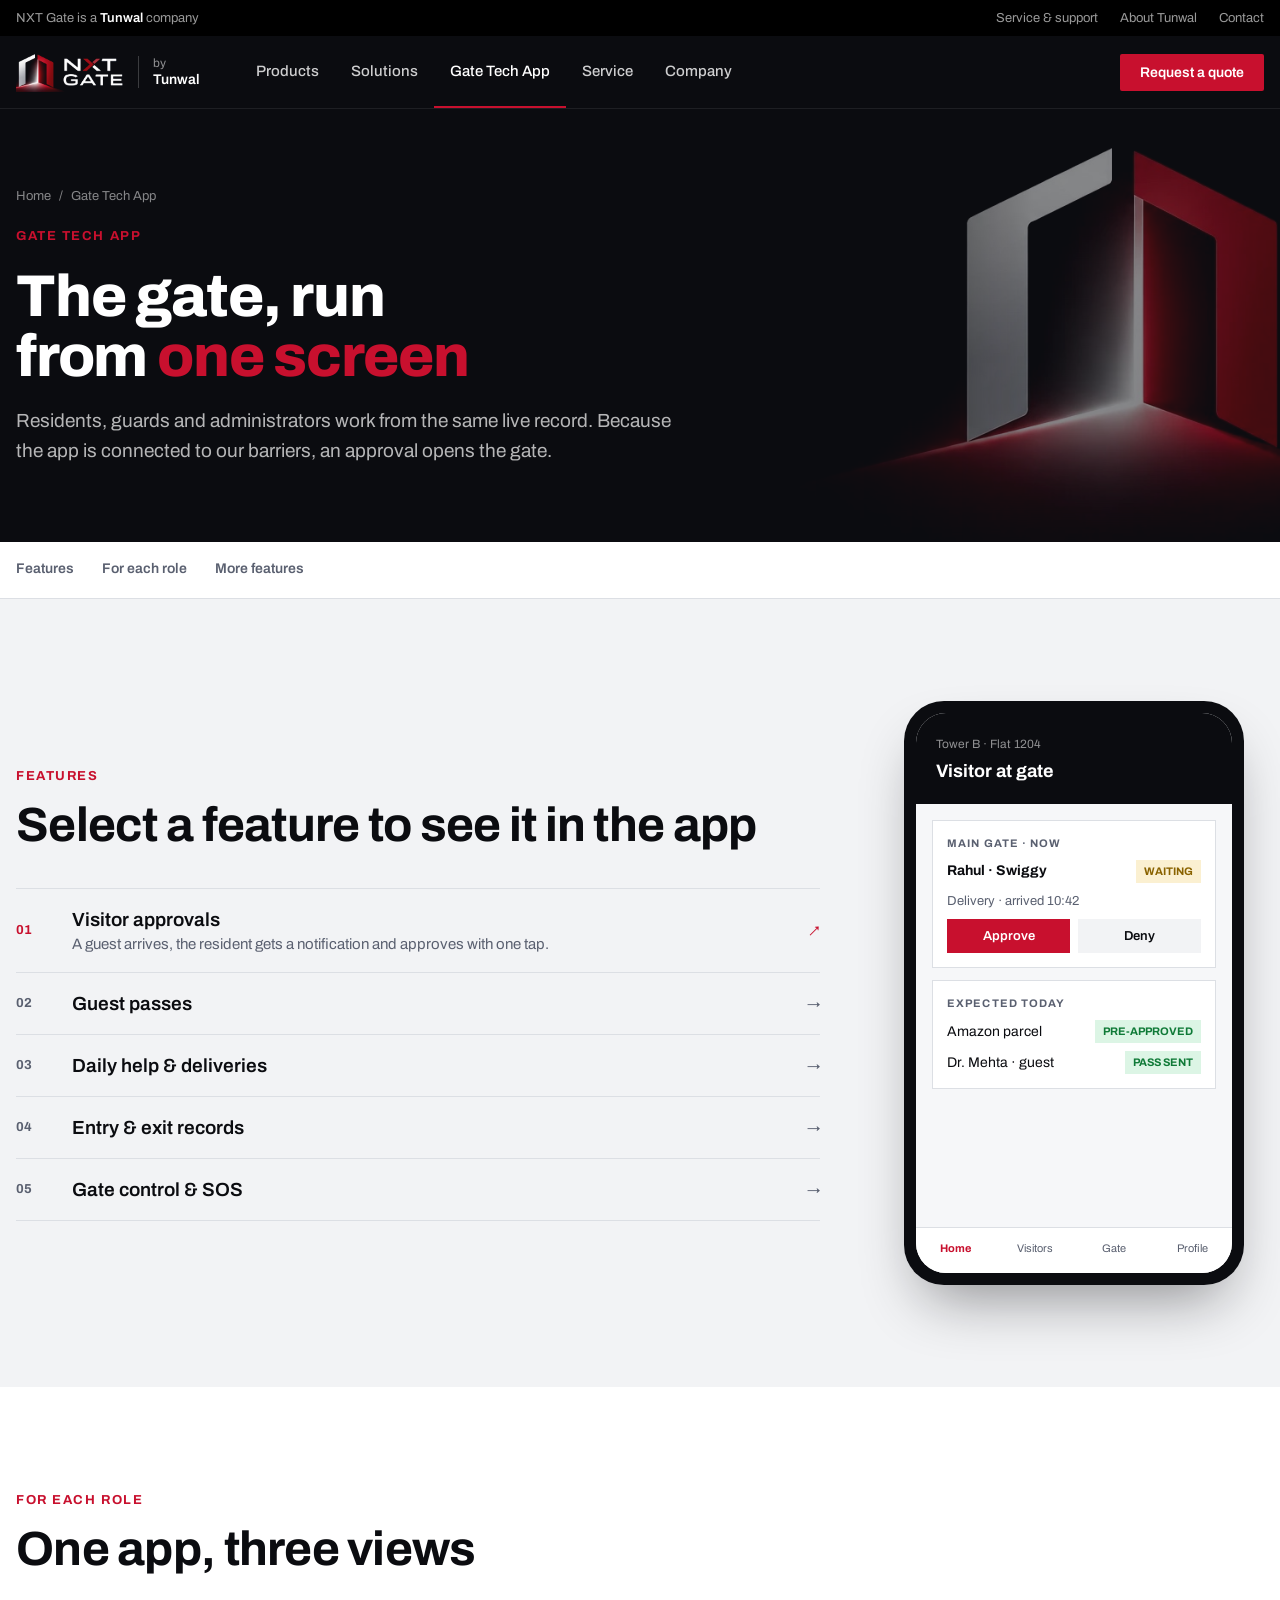
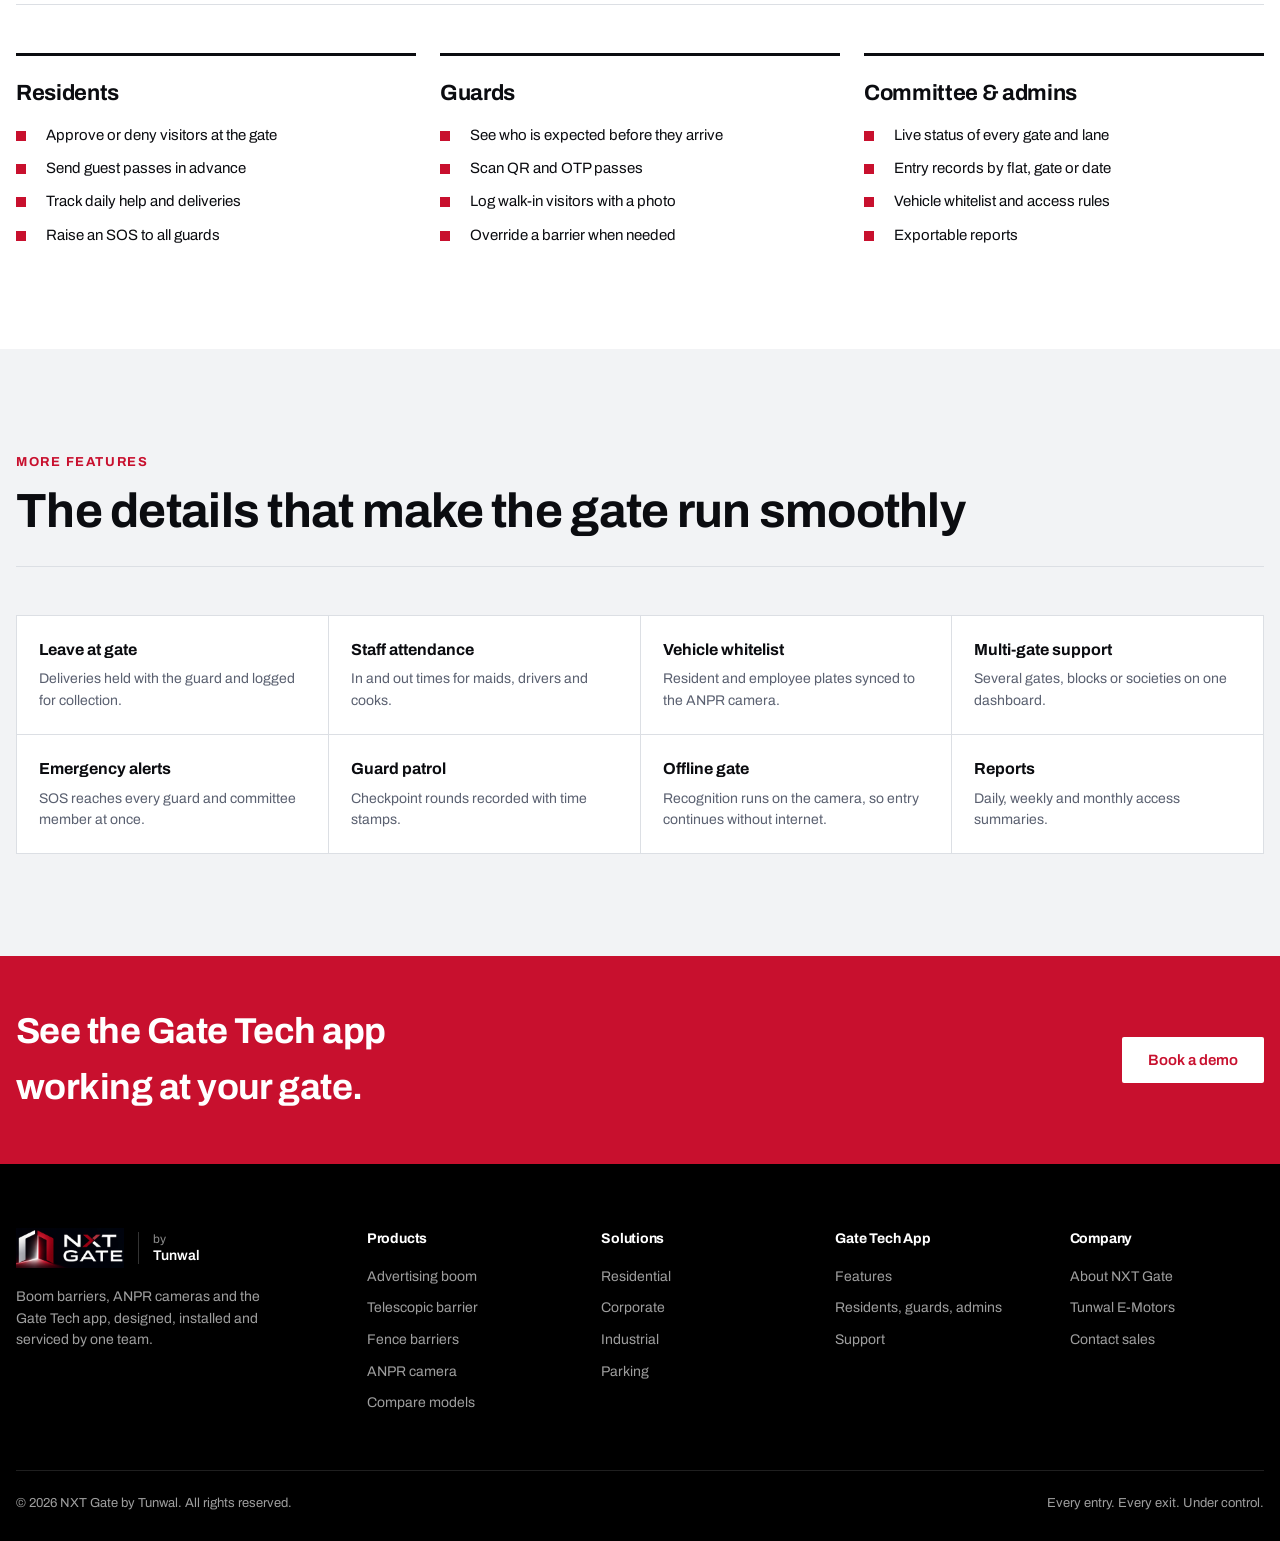
<file: app.html>
<!doctype html>
<html lang="en">
<head>
<meta charset="utf-8">
<meta name="viewport" content="width=device-width, initial-scale=1, viewport-fit=cover">
<meta name="claude:viewport-fit-sides" content="cover">
<title>Gate Tech App · NXT Gate</title>
<link rel="preconnect" href="https://fonts.googleapis.com">
<link rel="preconnect" href="https://fonts.gstatic.com" crossorigin>
<link rel="stylesheet" href="https://fonts.googleapis.com/css2?family=Archivo:wght@400;500;600;700;800&display=swap">
<link rel="stylesheet" href="styles.css">
</head>
<body data-page="app">
<div id="site-header"></div>

<main>
<section class="phero">
  <div class="wrap">
    <nav class="crumb" aria-label="Breadcrumb"><a href="index.html">Home</a><span>/</span><span>Gate Tech App</span></nav>
    <span class="over">Gate Tech App</span>
    <h1>The gate, run from <em>one screen</em></h1>
    <p class="lead">Residents, guards and administrators work from the same live record. Because the app is connected to our barriers, an approval opens the gate.</p>
  </div>
</section>
<nav class="subnav" aria-label="On this page"><div class="wrap"><a href="#features">Features</a><a href="#roles">For each role</a><a href="#more">More features</a></div></nav>

<section class="band grey" id="features">
  <div class="wrap app-grid">
    <div>
      <div style="display:grid;gap:14px;margin-bottom:36px"><span class="over">Features</span><h2 class="h2">Select a feature to see it in the app</h2></div>
      <div class="feat-list" role="tablist" aria-label="App features">
        <button class="feat-btn" role="tab" aria-selected="true" data-f="0"><span class="n">01</span><span><b>Visitor approvals</b><span class="d">A guest arrives, the resident gets a notification and approves with one tap.</span></span><span class="arr">→</span></button>
        <button class="feat-btn" role="tab" aria-selected="false" data-f="1"><span class="n">02</span><span><b>Guest passes</b><span class="d">Share a QR or OTP pass before guests arrive. The guard scans it and they drive in.</span></span><span class="arr">→</span></button>
        <button class="feat-btn" role="tab" aria-selected="false" data-f="2"><span class="n">03</span><span><b>Daily help &amp; deliveries</b><span class="d">Recurring passes for staff, quick passes for couriers, with arrival times.</span></span><span class="arr">→</span></button>
        <button class="feat-btn" role="tab" aria-selected="false" data-f="3"><span class="n">04</span><span><b>Entry &amp; exit records</b><span class="d">Every vehicle and visitor, searchable by gate, flat or date.</span></span><span class="arr">→</span></button>
        <button class="feat-btn" role="tab" aria-selected="false" data-f="4"><span class="n">05</span><span><b>Gate control &amp; SOS</b><span class="d">Open or hold any barrier remotely and raise an emergency alert to all guards.</span></span><span class="arr">→</span></button>
      </div>
    </div>
    <div class="phone" aria-label="App preview"><div class="scr"><div class="scr-head"><small id="scrSub">Tower B · Flat 1204</small><b id="scrTitle">Visitor at gate</b></div><div class="scr-body" id="scrBody"></div><div class="scr-tab"><span class="on">Home</span><span>Visitors</span><span>Gate</span><span>Profile</span></div></div></div>
  </div>
</section>

<section class="band" id="roles">
  <div class="wrap">
    <div class="sec-head"><div><span class="over">For each role</span><h2 class="h2">One app, three views</h2></div></div>
    <div class="roles">
      <div class="role"><h3>Residents</h3><ul class="ticks"><li>Approve or deny visitors at the gate</li><li>Send guest passes in advance</li><li>Track daily help and deliveries</li><li>Raise an SOS to all guards</li></ul></div>
      <div class="role"><h3>Guards</h3><ul class="ticks"><li>See who is expected before they arrive</li><li>Scan QR and OTP passes</li><li>Log walk-in visitors with a photo</li><li>Override a barrier when needed</li></ul></div>
      <div class="role"><h3>Committee &amp; admins</h3><ul class="ticks"><li>Live status of every gate and lane</li><li>Entry records by flat, gate or date</li><li>Vehicle whitelist and access rules</li><li>Exportable reports</li></ul></div>
    </div>
  </div>
</section>

<section class="band grey" id="more">
  <div class="wrap">
    <div class="sec-head"><div><span class="over">More features</span><h2 class="h2">The details that make the gate run smoothly</h2></div></div>
    <div class="grid4">
      <div><b>Leave at gate</b><span>Deliveries held with the guard and logged for collection.</span></div>
      <div><b>Staff attendance</b><span>In and out times for maids, drivers and cooks.</span></div>
      <div><b>Vehicle whitelist</b><span>Resident and employee plates synced to the ANPR camera.</span></div>
      <div><b>Multi-gate support</b><span>Several gates, blocks or societies on one dashboard.</span></div>
      <div><b>Emergency alerts</b><span>SOS reaches every guard and committee member at once.</span></div>
      <div><b>Guard patrol</b><span>Checkpoint rounds recorded with time stamps.</span></div>
      <div><b>Offline gate</b><span>Recognition runs on the camera, so entry continues without internet.</span></div>
      <div><b>Reports</b><span>Daily, weekly and monthly access summaries.</span></div>
    </div>
  </div>
</section>

<section class="cta">
  <div class="wrap">
    <h2>See the Gate Tech app working at your gate.</h2>
    <div class="acts"><a class="btn btn-red" href="contact.html">Book a demo</a></div>
  </div>
</section>
</main>

<div id="site-footer"></div>
<script src="site.js"></script>
</body>
</html>
</file>
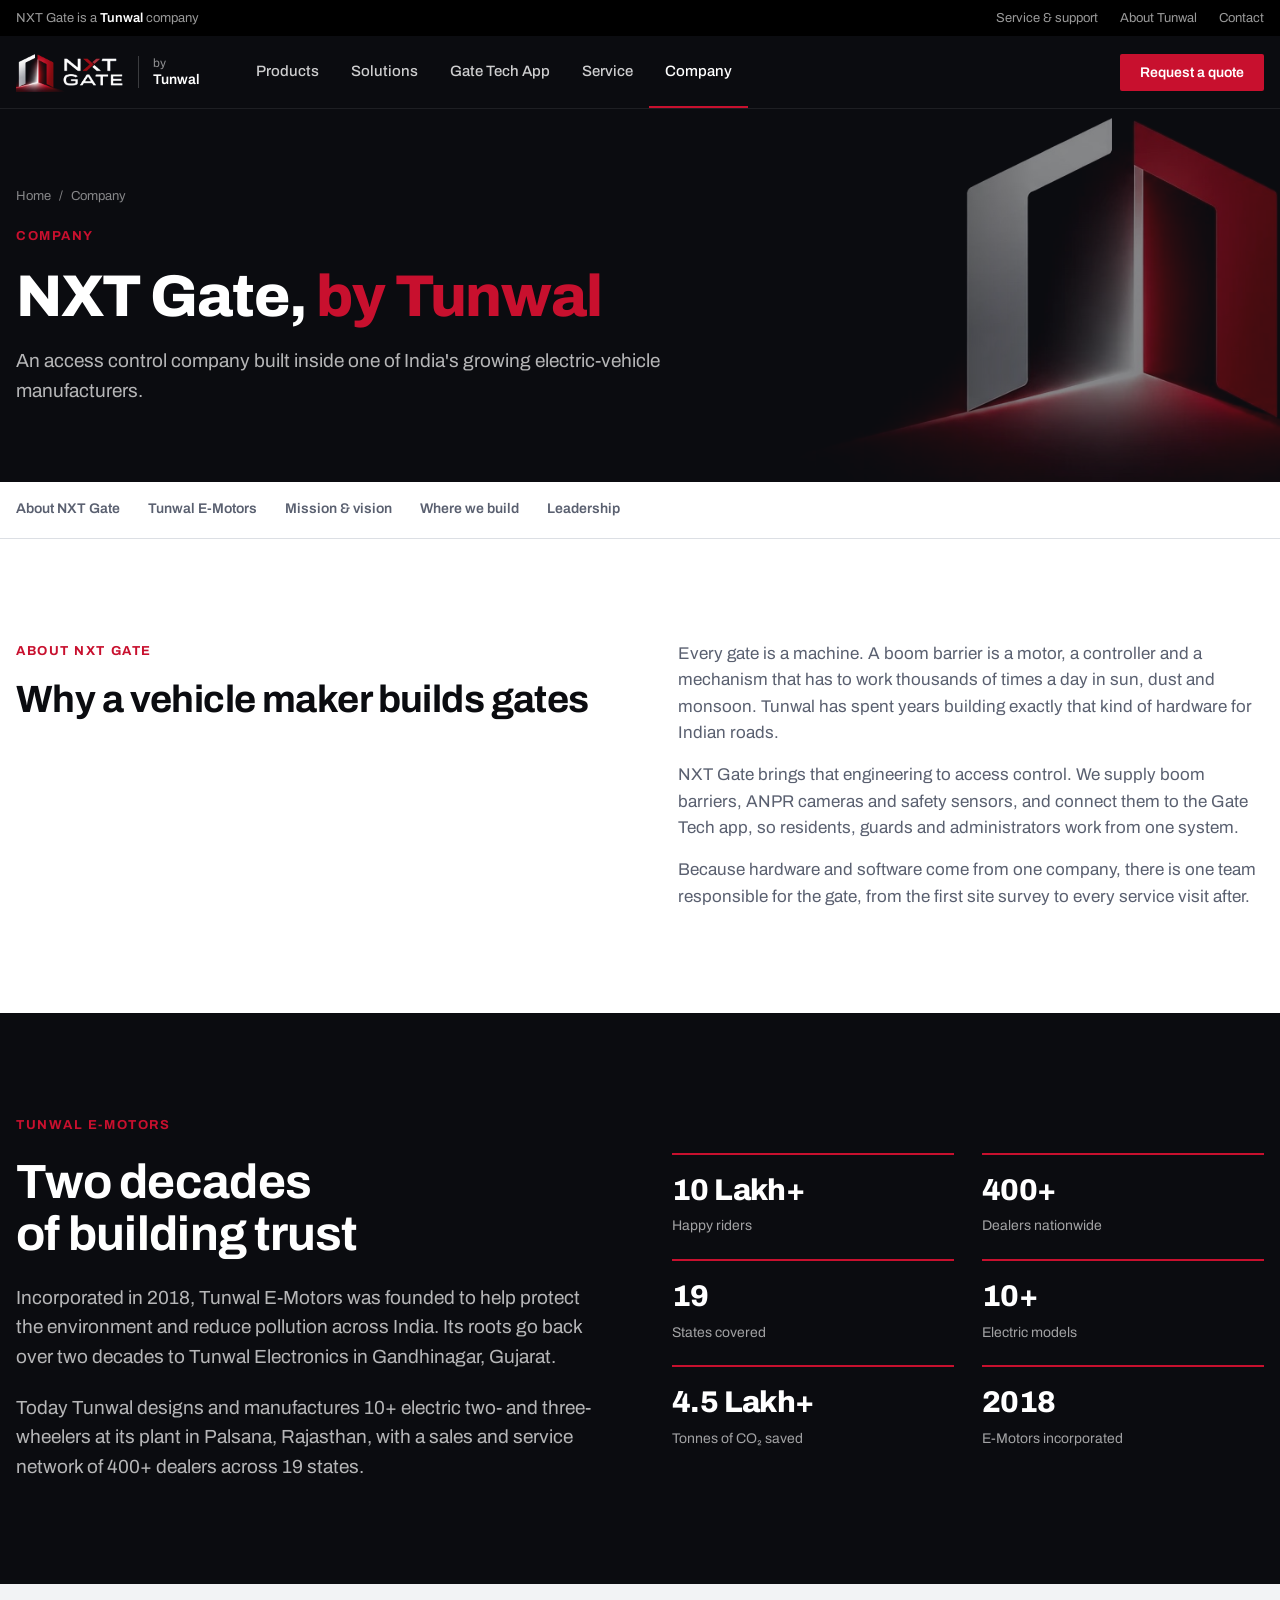
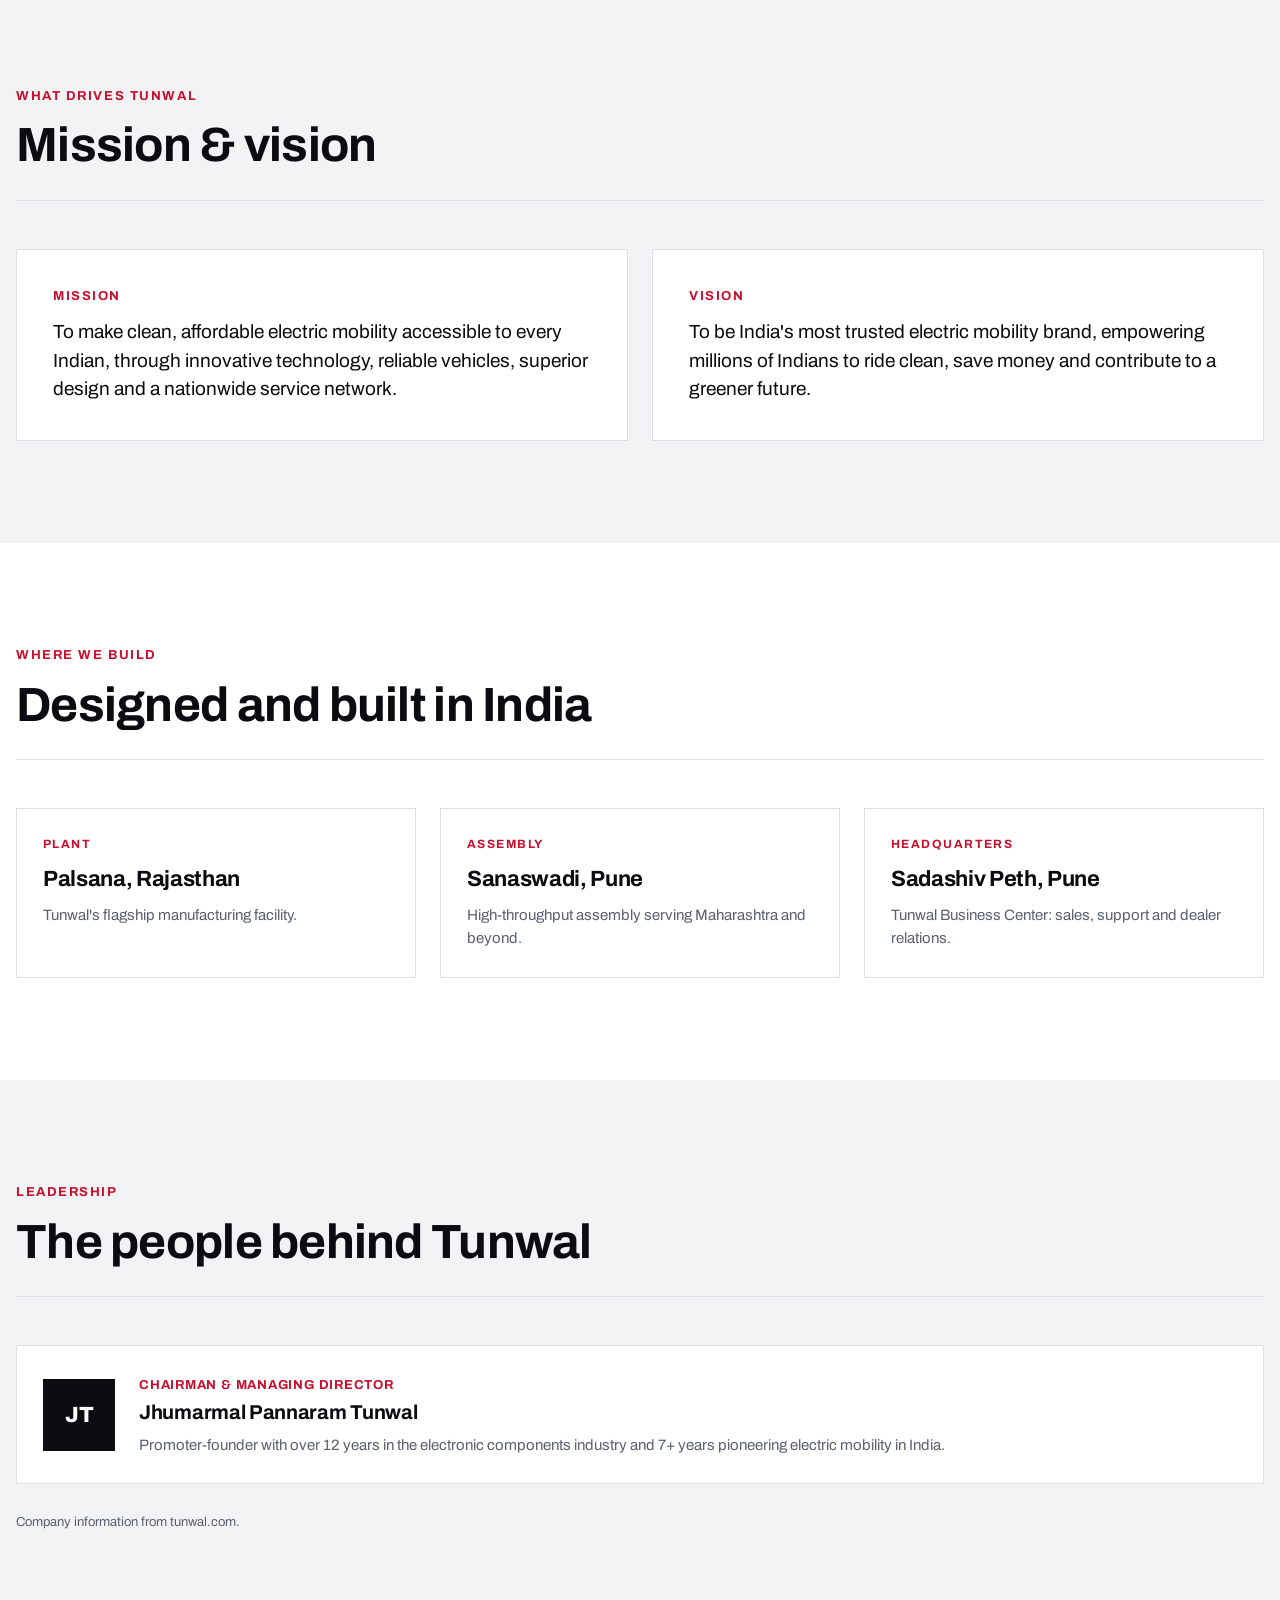
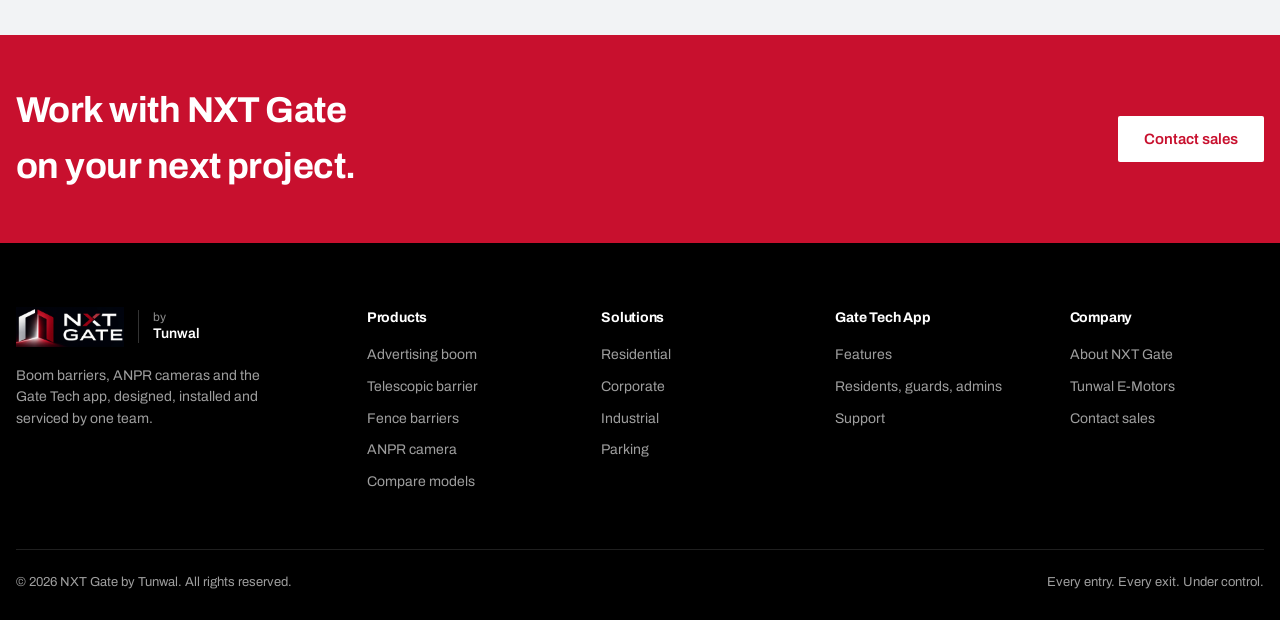
<file: company.html>
<!doctype html>
<html lang="en">
<head>
<meta charset="utf-8">
<meta name="viewport" content="width=device-width, initial-scale=1, viewport-fit=cover">
<meta name="claude:viewport-fit-sides" content="cover">
<title>Company · NXT Gate</title>
<link rel="preconnect" href="https://fonts.googleapis.com">
<link rel="preconnect" href="https://fonts.gstatic.com" crossorigin>
<link rel="stylesheet" href="https://fonts.googleapis.com/css2?family=Archivo:wght@400;500;600;700;800&display=swap">
<link rel="stylesheet" href="styles.css">
</head>
<body data-page="company">
<div id="site-header"></div>

<main>
<section class="phero">
  <div class="wrap">
    <nav class="crumb" aria-label="Breadcrumb"><a href="index.html">Home</a><span>/</span><span>Company</span></nav>
    <span class="over">Company</span>
    <h1>NXT Gate, <em>by Tunwal</em></h1>
    <p class="lead">An access control company built inside one of India's growing electric-vehicle manufacturers.</p>
  </div>
</section>
<nav class="subnav" aria-label="On this page"><div class="wrap"><a href="#about">About NXT Gate</a><a href="#tunwal">Tunwal E-Motors</a><a href="#mission">Mission &amp; vision</a><a href="#facilities">Where we build</a><a href="#leadership">Leadership</a></div></nav>

<section class="band" id="about">
  <div class="wrap split">
    <div class="split-copy">
      <span class="over">About NXT Gate</span>
      <h2>Why a vehicle maker builds gates</h2>
    </div>
    <div class="prose">
      <p>Every gate is a machine. A boom barrier is a motor, a controller and a mechanism that has to work thousands of times a day in sun, dust and monsoon. Tunwal has spent years building exactly that kind of hardware for Indian roads.</p>
      <p>NXT Gate brings that engineering to access control. We supply boom barriers, ANPR cameras and safety sensors, and connect them to the Gate Tech app, so residents, guards and administrators work from one system.</p>
      <p>Because hardware and software come from one company, there is one team responsible for the gate, from the first site survey to every service visit after.</p>
    </div>
  </div>
</section>

<section class="band dark" id="tunwal">
  <div class="wrap tw">
    <div class="tw-copy">
      <span class="over">Tunwal E-Motors</span>
      <h2 class="h2">Two decades of building trust</h2>
      <p class="lead">Incorporated in 2018, Tunwal E-Motors was founded to help protect the environment and reduce pollution across India. Its roots go back over two decades to Tunwal Electronics in Gandhinagar, Gujarat.</p>
      <p class="lead">Today Tunwal designs and manufactures 10+ electric two- and three-wheelers at its plant in Palsana, Rajasthan, with a sales and service network of 400+ dealers across 19 states.</p>
    </div>
    <div class="tw-nums">
      <div><b>10 Lakh+</b><span>Happy riders</span></div>
      <div><b>400+</b><span>Dealers nationwide</span></div>
      <div><b>19</b><span>States covered</span></div>
      <div><b>10+</b><span>Electric models</span></div>
      <div><b>4.5 Lakh+</b><span>Tonnes of CO₂ saved</span></div>
      <div><b>2018</b><span>E-Motors incorporated</span></div>
    </div>
  </div>
</section>

<section class="band grey" id="mission">
  <div class="wrap">
    <div class="sec-head"><div><span class="over">What drives Tunwal</span><h2 class="h2">Mission &amp; vision</h2></div></div>
    <div class="mv">
      <div><span class="over">Mission</span><p>To make clean, affordable electric mobility accessible to every Indian, through innovative technology, reliable vehicles, superior design and a nationwide service network.</p></div>
      <div><span class="over">Vision</span><p>To be India's most trusted electric mobility brand, empowering millions of Indians to ride clean, save money and contribute to a greener future.</p></div>
    </div>
  </div>
</section>

<section class="band" id="facilities">
  <div class="wrap">
    <div class="sec-head"><div><span class="over">Where we build</span><h2 class="h2">Designed and built in India</h2></div></div>
    <div class="sites">
      <div class="site"><span class="over">Plant</span><h3>Palsana, Rajasthan</h3><p>Tunwal's flagship manufacturing facility.</p></div>
      <div class="site"><span class="over">Assembly</span><h3>Sanaswadi, Pune</h3><p>High-throughput assembly serving Maharashtra and beyond.</p></div>
      <div class="site"><span class="over">Headquarters</span><h3>Sadashiv Peth, Pune</h3><p>Tunwal Business Center: sales, support and dealer relations.</p></div>
    </div>
  </div>
</section>

<section class="band grey" id="leadership">
  <div class="wrap">
    <div class="sec-head"><div><span class="over">Leadership</span><h2 class="h2">The people behind Tunwal</h2></div></div>
    <div class="leader">
      <span class="ini" aria-hidden="true">JT</span>
      <div><small>Chairman &amp; Managing Director</small><h3>Jhumarmal Pannaram Tunwal</h3><p>Promoter-founder with over 12 years in the electronic components industry and 7+ years pioneering electric mobility in India.</p></div>
    </div>
    <p class="source">Company information from tunwal.com.</p>
  </div>
</section>

<section class="cta">
  <div class="wrap">
    <h2>Work with NXT Gate on your next project.</h2>
    <div class="acts"><a class="btn btn-red" href="contact.html">Contact sales</a></div>
  </div>
</section>
</main>

<div id="site-footer"></div>
<script src="site.js"></script>
</body>
</html>
</file>
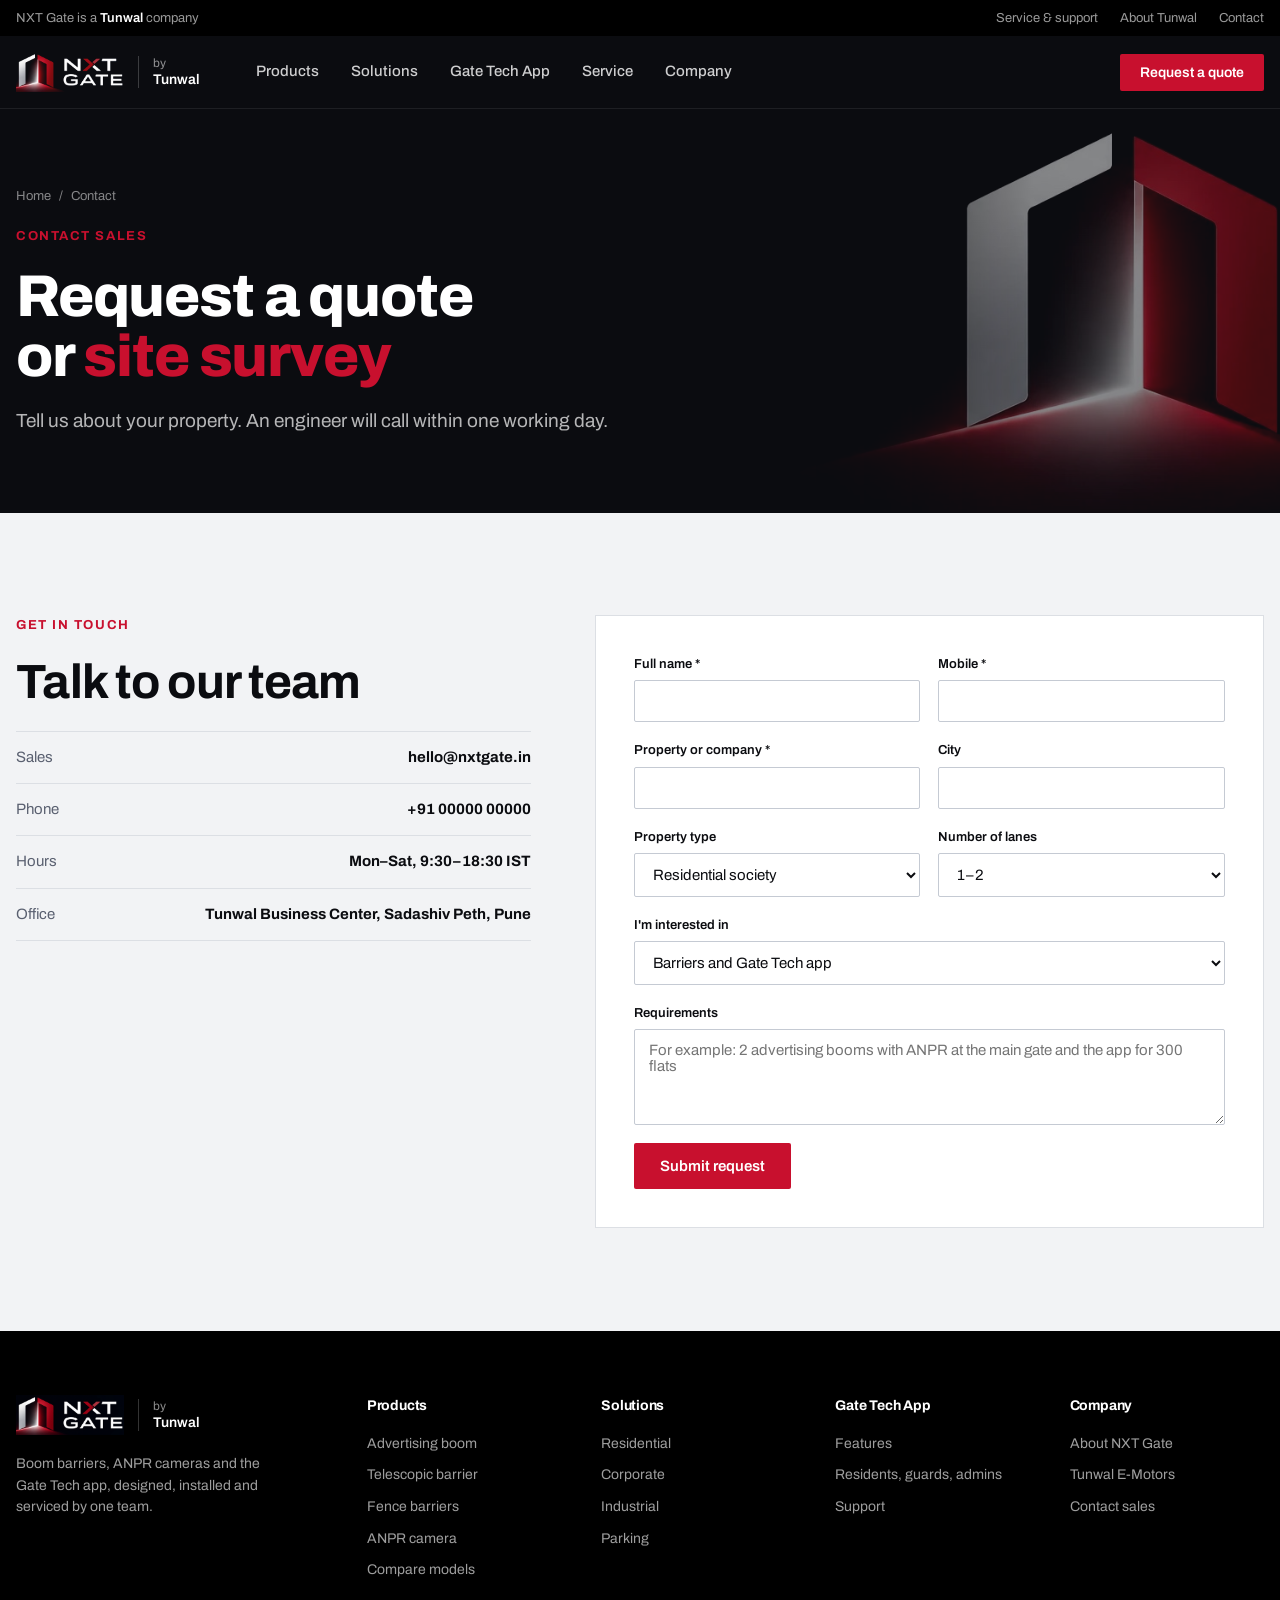
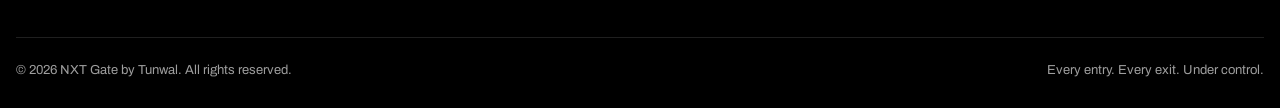
<file: contact.html>
<!doctype html>
<html lang="en">
<head>
<meta charset="utf-8">
<meta name="viewport" content="width=device-width, initial-scale=1, viewport-fit=cover">
<meta name="claude:viewport-fit-sides" content="cover">
<title>Contact · NXT Gate</title>
<link rel="preconnect" href="https://fonts.googleapis.com">
<link rel="preconnect" href="https://fonts.gstatic.com" crossorigin>
<link rel="stylesheet" href="https://fonts.googleapis.com/css2?family=Archivo:wght@400;500;600;700;800&display=swap">
<link rel="stylesheet" href="styles.css">
</head>
<body data-page="contact">
<div id="site-header"></div>

<main>
<section class="phero">
  <div class="wrap">
    <nav class="crumb" aria-label="Breadcrumb"><a href="index.html">Home</a><span>/</span><span>Contact</span></nav>
    <span class="over">Contact sales</span>
    <h1>Request a quote or <em>site survey</em></h1>
    <p class="lead">Tell us about your property. An engineer will call within one working day.</p>
  </div>
</section>

<section class="band grey">
  <div class="wrap quote">
    <div class="quote-side">
      <span class="over">Get in touch</span>
      <h2 class="h2">Talk to our team</h2>
      <div class="cinfo">
        <div><span>Sales</span><b>hello@nxtgate.in</b></div>
        <div><span>Phone</span><b>+91 00000 00000</b></div>
        <div><span>Hours</span><b>Mon–Sat, 9:30–18:30 IST</b></div>
        <div><span>Office</span><b>Tunwal Business Center, Sadashiv Peth, Pune</b></div>
      </div>
    </div>
    <form id="qForm" novalidate>
      <div class="f2">
        <label for="q-name">Full name *<input id="q-name" autocomplete="name" required></label>
        <label for="q-phone">Mobile *<input id="q-phone" type="tel" autocomplete="tel" required></label>
      </div>
      <div class="f2">
        <label for="q-org">Property or company *<input id="q-org" required></label>
        <label for="q-city">City<input id="q-city" autocomplete="address-level2"></label>
      </div>
      <div class="f2">
        <label for="q-type">Property type<select id="q-type"><option>Residential society</option><option>Corporate campus</option><option>Industrial / logistics</option><option>Parking / township</option></select></label>
        <label for="q-lanes">Number of lanes<select id="q-lanes"><option>1–2</option><option>3–5</option><option>6–10</option><option>More than 10</option></select></label>
      </div>
      <label for="q-need">I'm interested in<select id="q-need"><option>Barriers and Gate Tech app</option><option>Boom barriers</option><option>ANPR cameras</option><option>Gate Tech app</option><option>Service for an existing gate</option></select></label>
      <label for="q-msg">Requirements<textarea id="q-msg" placeholder="For example: 2 advertising booms with ANPR at the main gate and the app for 300 flats"></textarea></label>
      <button class="btn btn-red" type="submit">Submit request</button>
      <p class="fnote" id="qNote" role="status" hidden></p>
    </form>
  </div>
</section>
</main>

<div id="site-footer"></div>
<script src="site.js"></script>
</body>
</html>
</file>
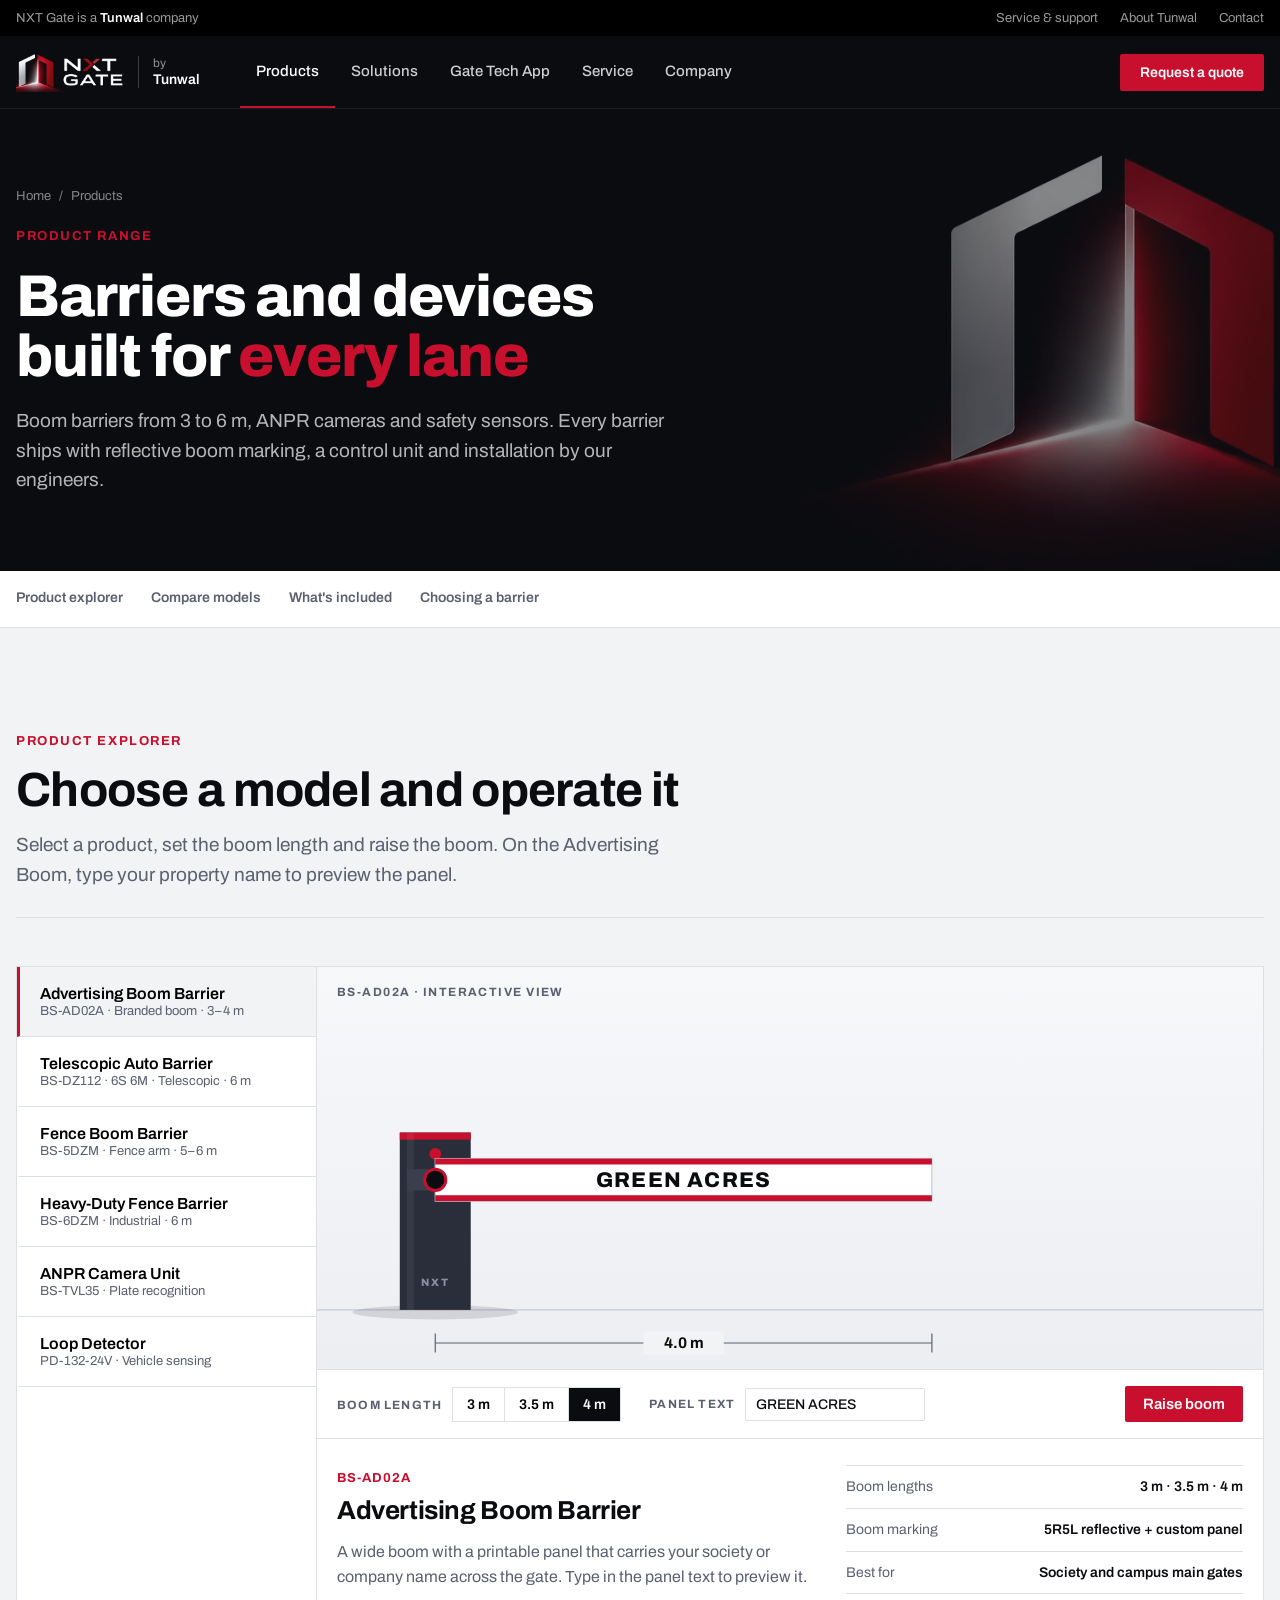
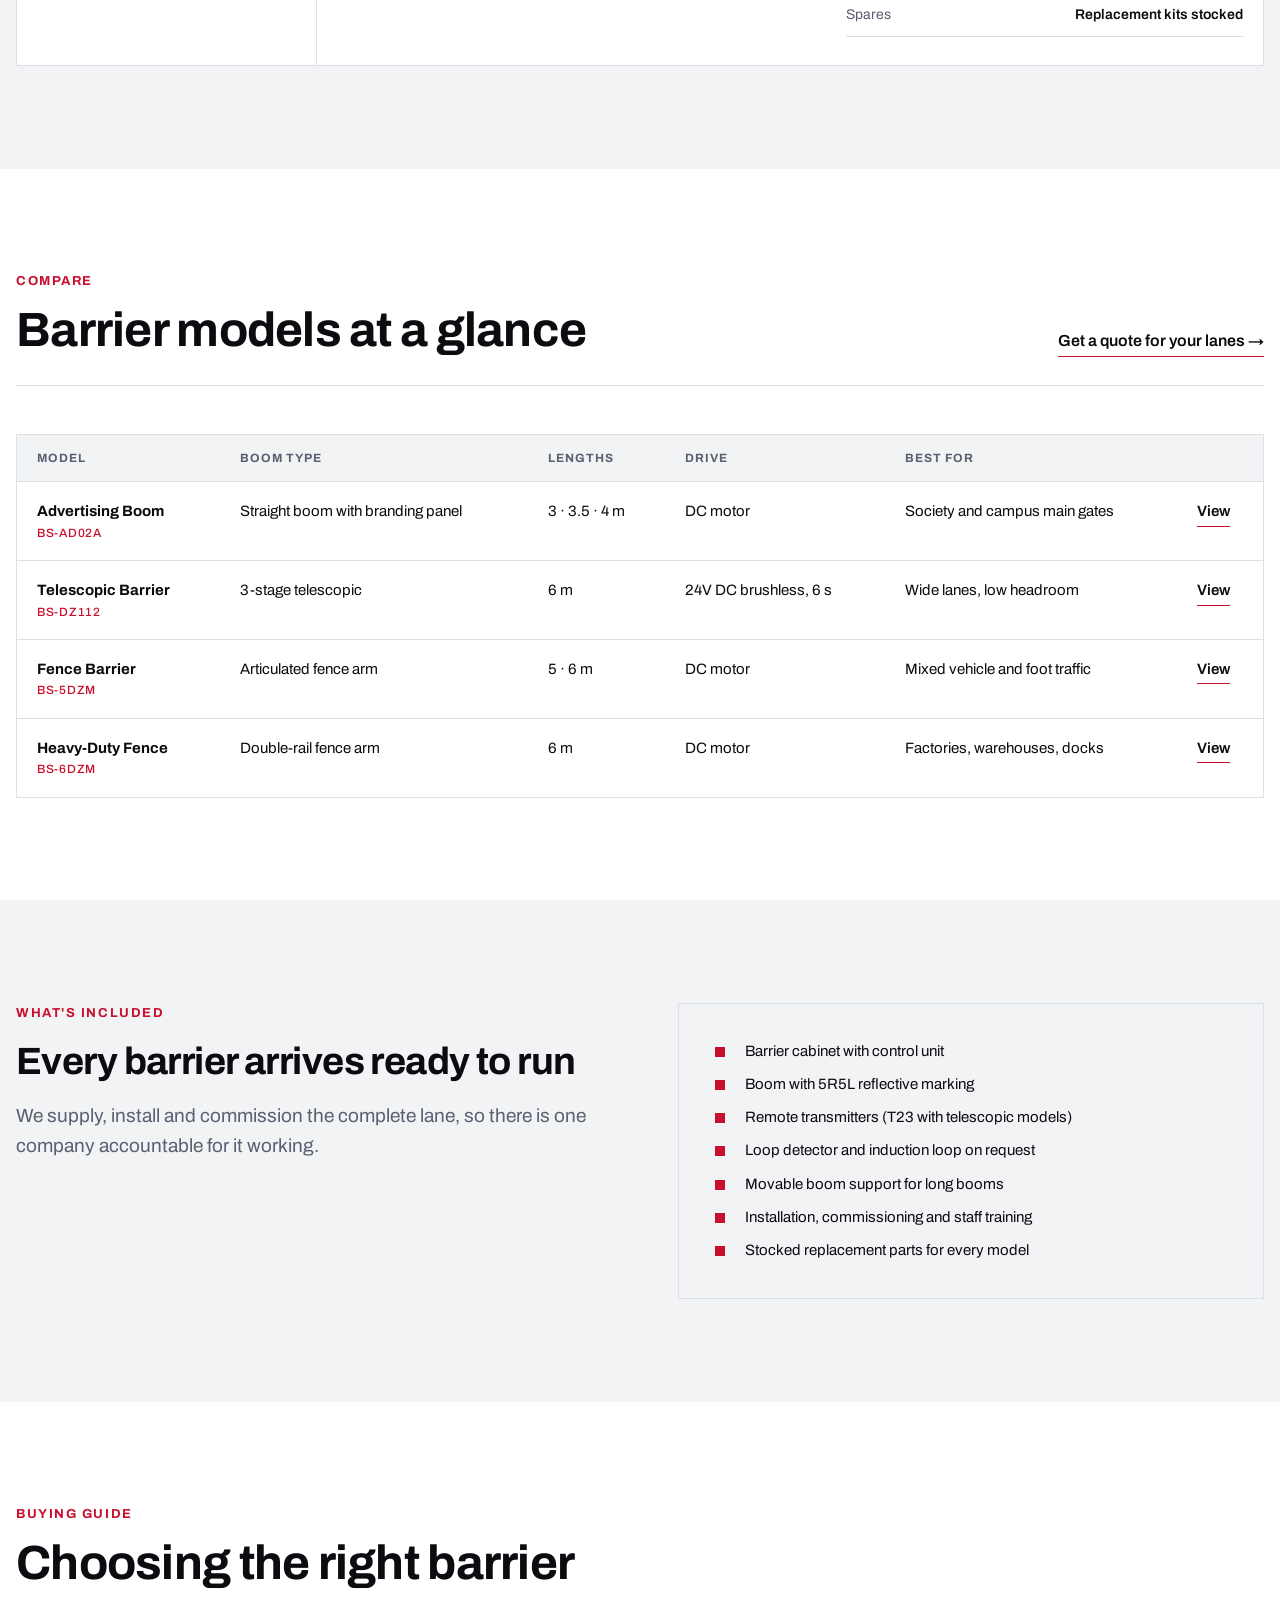
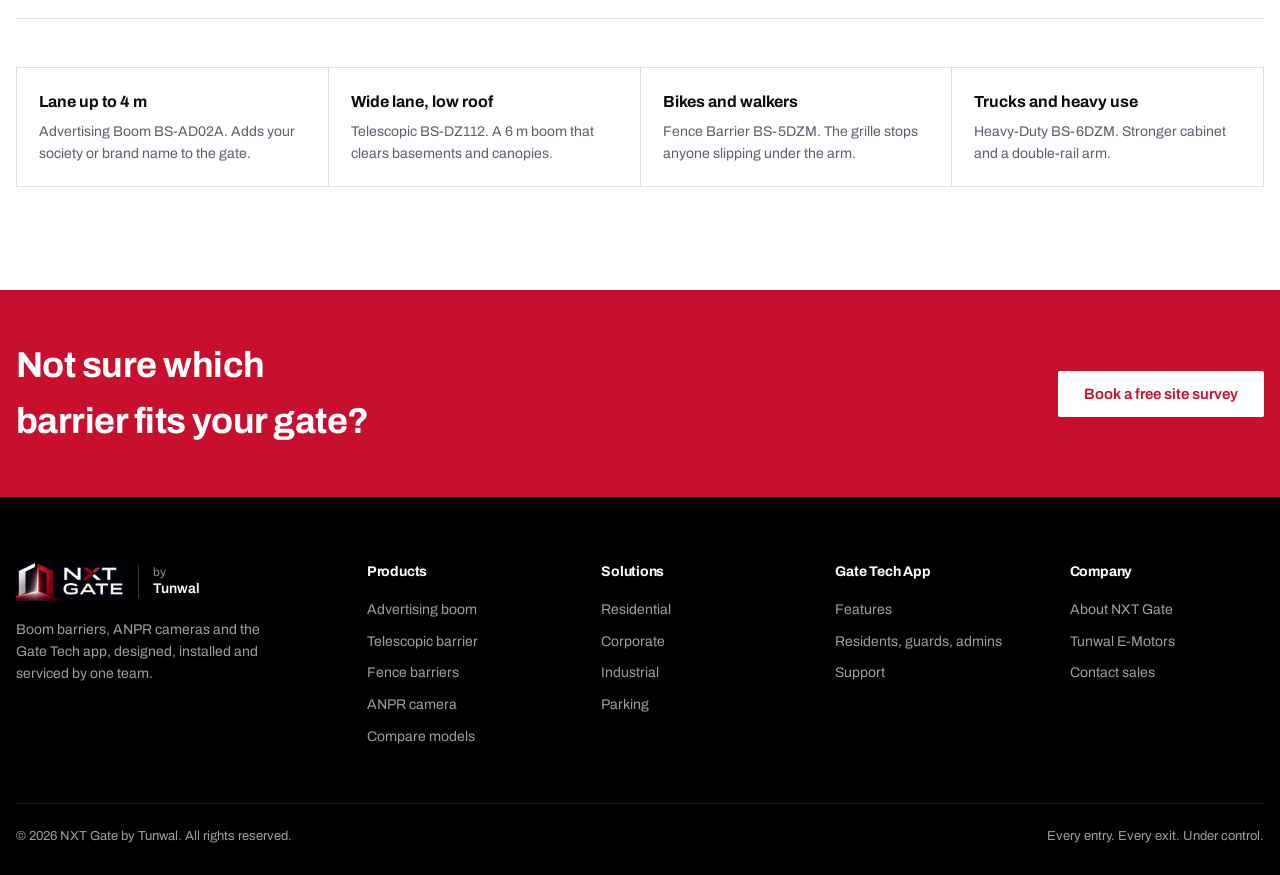
<file: products.html>
<!doctype html>
<html lang="en">
<head>
<meta charset="utf-8">
<meta name="viewport" content="width=device-width, initial-scale=1, viewport-fit=cover">
<meta name="claude:viewport-fit-sides" content="cover">
<title>Products · NXT Gate</title>
<link rel="preconnect" href="https://fonts.googleapis.com">
<link rel="preconnect" href="https://fonts.gstatic.com" crossorigin>
<link rel="stylesheet" href="https://fonts.googleapis.com/css2?family=Archivo:wght@400;500;600;700;800&display=swap">
<link rel="stylesheet" href="styles.css">
</head>
<body data-page="products">
<div id="site-header"></div>

<main>
<section class="phero">
  <div class="wrap">
    <nav class="crumb" aria-label="Breadcrumb"><a href="index.html">Home</a><span>/</span><span>Products</span></nav>
    <span class="over">Product range</span>
    <h1>Barriers and devices built for <em>every lane</em></h1>
    <p class="lead">Boom barriers from 3 to 6 m, ANPR cameras and safety sensors. Every barrier ships with reflective boom marking, a control unit and installation by our engineers.</p>
  </div>
</section>
<nav class="subnav" aria-label="On this page"><div class="wrap"><a href="#explorer">Product explorer</a><a href="#compare">Compare models</a><a href="#included">What's included</a><a href="#choose">Choosing a barrier</a></div></nav>

<section class="band grey" id="explorer">
  <div class="wrap">
    <div class="sec-head">
      <div><span class="over">Product explorer</span><h2 class="h2">Choose a model and operate it</h2><p class="lead">Select a product, set the boom length and raise the boom. On the Advertising Boom, type your property name to preview the panel.</p></div>
    </div>
    <div class="px">
      <div class="px-list" role="tablist" aria-label="Products" id="pxList"></div>
      <div class="px-main">
        <div class="px-stage"><span class="px-tag" id="pxTag">Interactive view</span><svg id="pxSvg" viewBox="0 0 800 340" xmlns="http://www.w3.org/2000/svg" role="img" aria-label="Product illustration"></svg></div>
        <div class="px-tools">
          <div id="pxSizesWrap"><span class="tool-lbl">Boom length</span><span class="seg" id="pxSizes"></span></div>
          <label id="pxTextWrap" for="pxText">Panel text <input id="pxText" maxlength="18" value="GREEN ACRES"></label>
          <button class="btn btn-red" type="button" id="pxToggle">Raise boom</button>
        </div>
        <div class="px-info">
          <div><span class="code" id="pxCode"></span><h3 id="pxName"></h3><p id="pxDesc"></p></div>
          <dl class="spec" id="pxSpec"></dl>
        </div>
      </div>
    </div>
  </div>
</section>

<section class="band" id="compare">
  <div class="wrap">
    <div class="sec-head">
      <div><span class="over">Compare</span><h2 class="h2">Barrier models at a glance</h2></div>
      <a class="link" href="contact.html">Get a quote for your lanes →</a>
    </div>
    <div class="tbl-wrap">
      <table class="tbl">
        <thead><tr><th>Model</th><th>Boom type</th><th>Lengths</th><th>Drive</th><th>Best for</th><th></th></tr></thead>
        <tbody>
          <tr><td>Advertising Boom<small>BS-AD02A</small></td><td>Straight boom with branding panel</td><td>3 · 3.5 · 4 m</td><td>DC motor</td><td>Society and campus main gates</td><td><a class="link" href="#explorer" data-pick="ad">View</a></td></tr>
          <tr><td>Telescopic Barrier<small>BS-DZ112</small></td><td>3-stage telescopic</td><td>6 m</td><td>24V DC brushless, 6 s</td><td>Wide lanes, low headroom</td><td><a class="link" href="#explorer" data-pick="tele">View</a></td></tr>
          <tr><td>Fence Barrier<small>BS-5DZM</small></td><td>Articulated fence arm</td><td>5 · 6 m</td><td>DC motor</td><td>Mixed vehicle and foot traffic</td><td><a class="link" href="#explorer" data-pick="fence">View</a></td></tr>
          <tr><td>Heavy-Duty Fence<small>BS-6DZM</small></td><td>Double-rail fence arm</td><td>6 m</td><td>DC motor</td><td>Factories, warehouses, docks</td><td><a class="link" href="#explorer" data-pick="heavy">View</a></td></tr>
        </tbody>
      </table>
    </div>
  </div>
</section>

<section class="band grey" id="included">
  <div class="wrap split">
    <div class="split-copy">
      <span class="over">What's included</span>
      <h2>Every barrier arrives ready to run</h2>
      <p class="lead">We supply, install and commission the complete lane, so there is one company accountable for it working.</p>
    </div>
    <div class="panel">
      <ul class="ticks">
        <li>Barrier cabinet with control unit</li>
        <li>Boom with 5R5L reflective marking</li>
        <li>Remote transmitters (T23 with telescopic models)</li>
        <li>Loop detector and induction loop on request</li>
        <li>Movable boom support for long booms</li>
        <li>Installation, commissioning and staff training</li>
        <li>Stocked replacement parts for every model</li>
      </ul>
    </div>
  </div>
</section>

<section class="band" id="choose">
  <div class="wrap">
    <div class="sec-head"><div><span class="over">Buying guide</span><h2 class="h2">Choosing the right barrier</h2></div></div>
    <div class="grid4">
      <div><b>Lane up to 4 m</b><span>Advertising Boom BS-AD02A. Adds your society or brand name to the gate.</span></div>
      <div><b>Wide lane, low roof</b><span>Telescopic BS-DZ112. A 6 m boom that clears basements and canopies.</span></div>
      <div><b>Bikes and walkers</b><span>Fence Barrier BS-5DZM. The grille stops anyone slipping under the arm.</span></div>
      <div><b>Trucks and heavy use</b><span>Heavy-Duty BS-6DZM. Stronger cabinet and a double-rail arm.</span></div>
    </div>
  </div>
</section>

<section class="cta">
  <div class="wrap">
    <h2>Not sure which barrier fits your gate?</h2>
    <div class="acts"><a class="btn btn-red" href="contact.html">Book a free site survey</a></div>
  </div>
</section>
</main>

<div id="site-footer"></div>
<script src="site.js"></script>
</body>
</html>
</file>
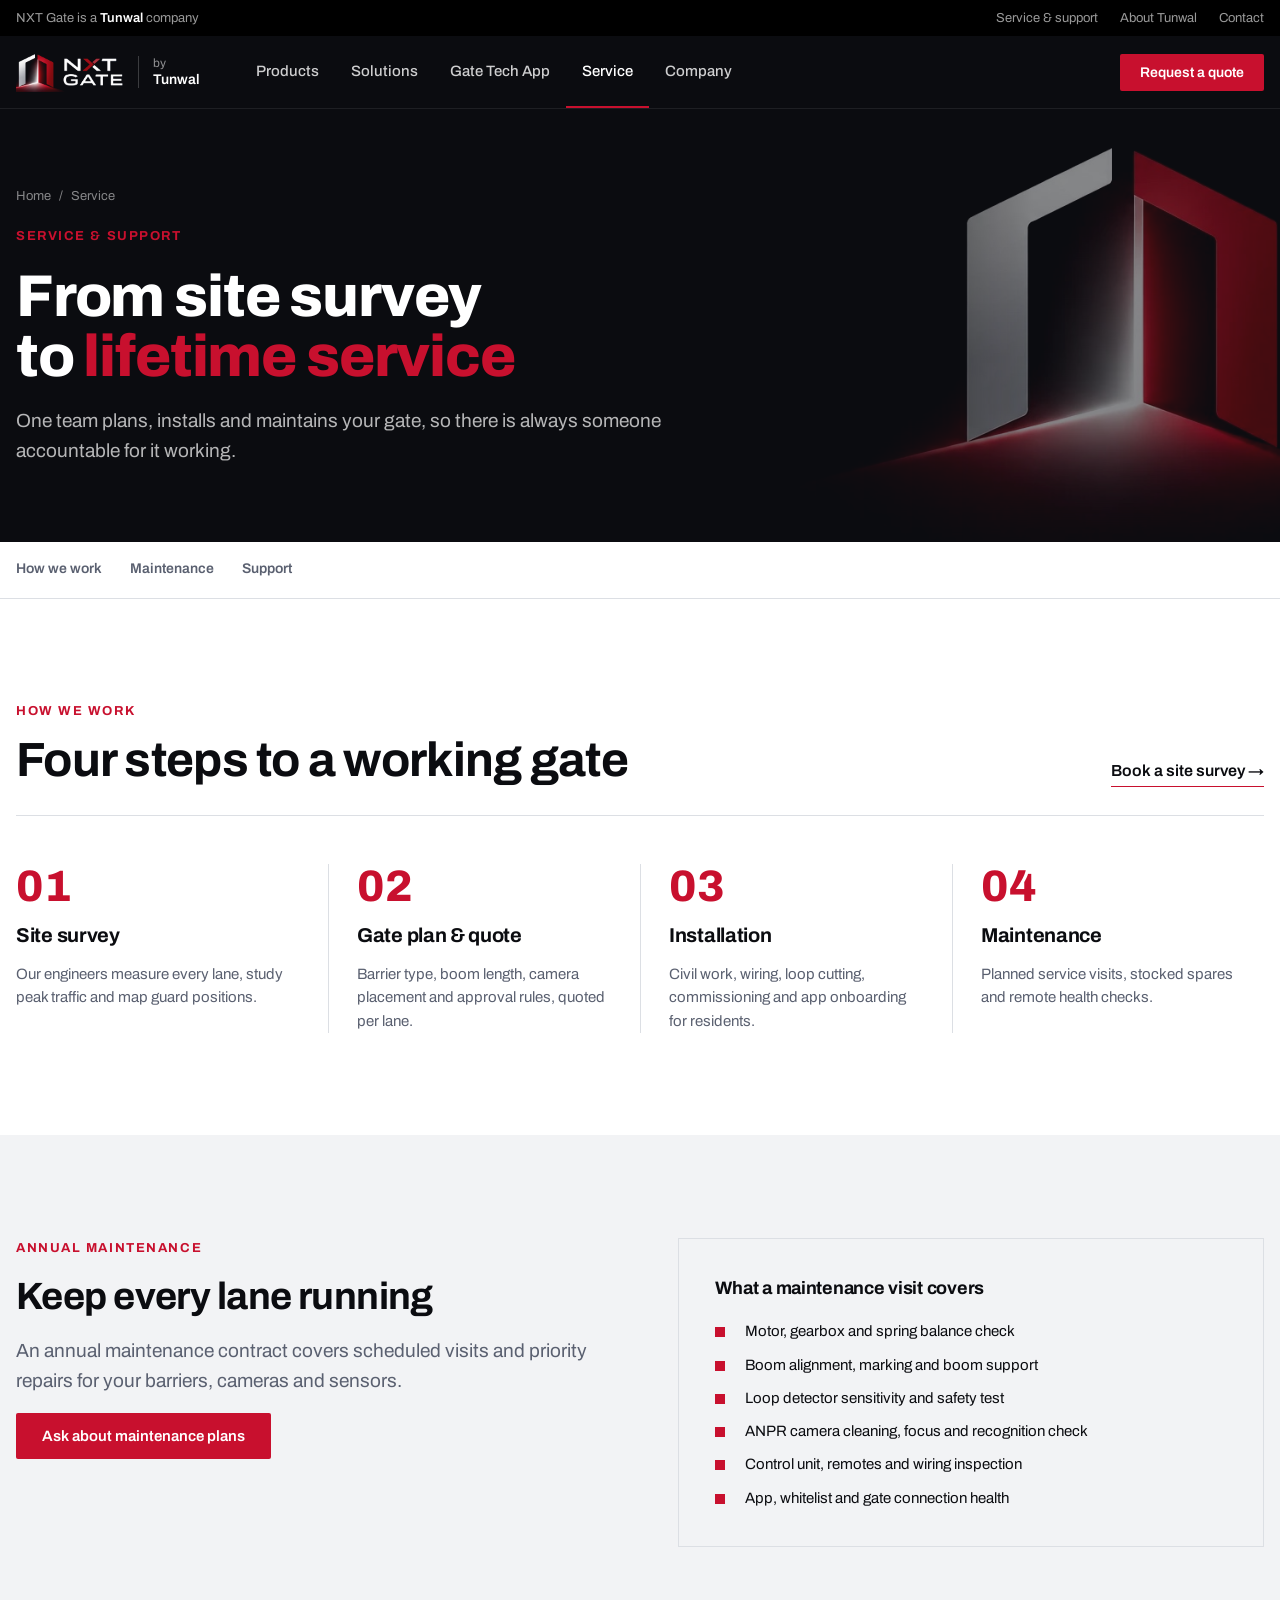
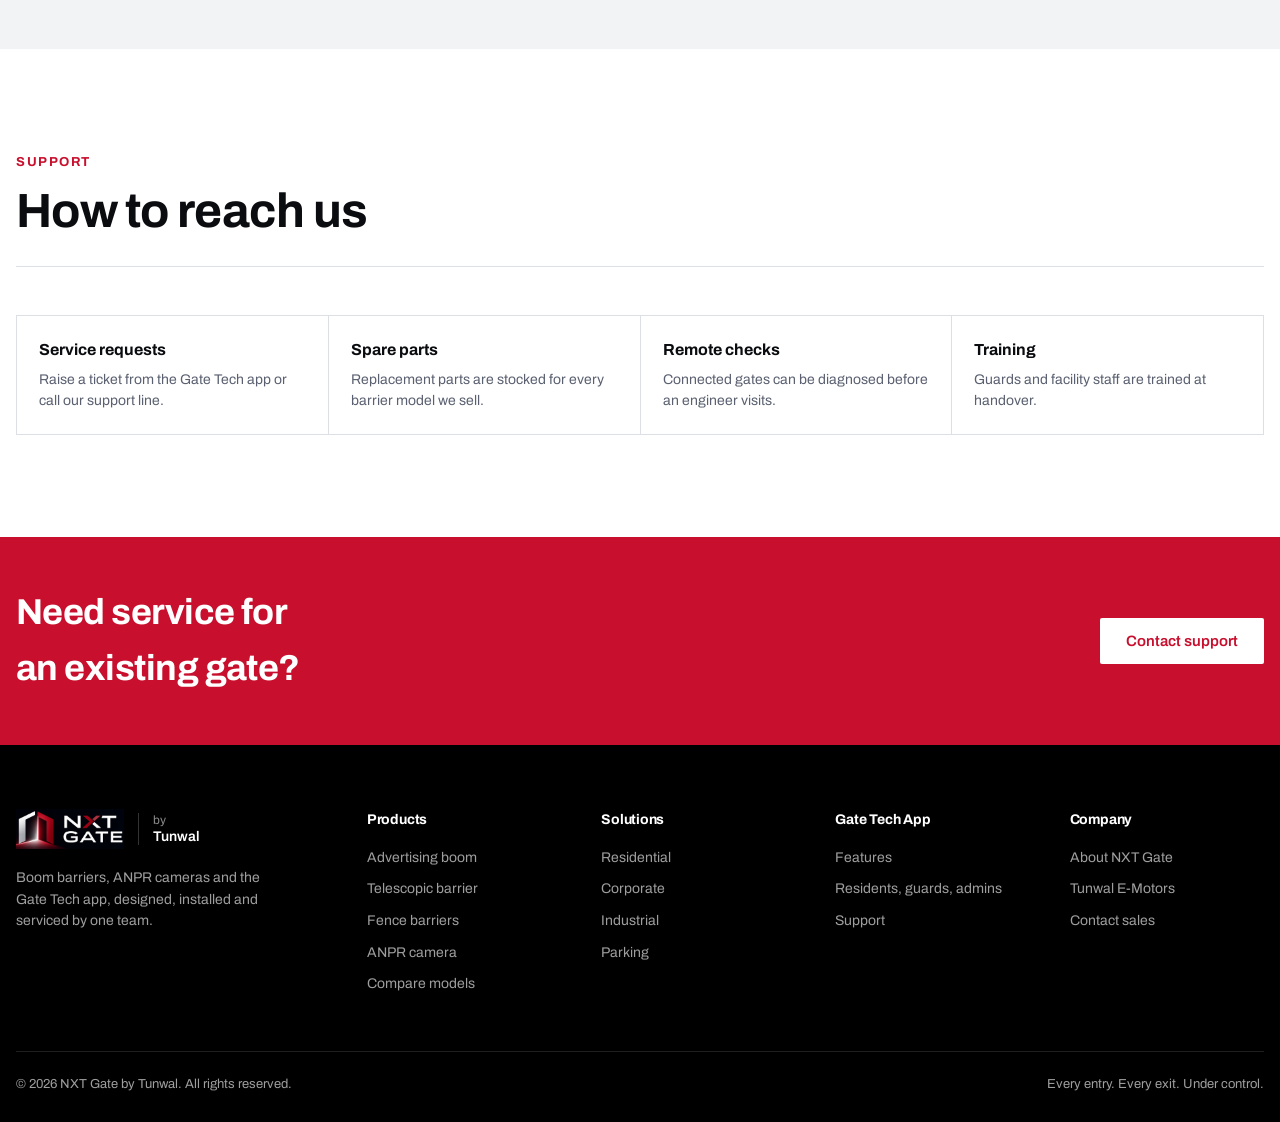
<file: service.html>
<!doctype html>
<html lang="en">
<head>
<meta charset="utf-8">
<meta name="viewport" content="width=device-width, initial-scale=1, viewport-fit=cover">
<meta name="claude:viewport-fit-sides" content="cover">
<title>Service · NXT Gate</title>
<link rel="preconnect" href="https://fonts.googleapis.com">
<link rel="preconnect" href="https://fonts.gstatic.com" crossorigin>
<link rel="stylesheet" href="https://fonts.googleapis.com/css2?family=Archivo:wght@400;500;600;700;800&display=swap">
<link rel="stylesheet" href="styles.css">
</head>
<body data-page="service">
<div id="site-header"></div>

<main>
<section class="phero">
  <div class="wrap">
    <nav class="crumb" aria-label="Breadcrumb"><a href="index.html">Home</a><span>/</span><span>Service</span></nav>
    <span class="over">Service &amp; support</span>
    <h1>From site survey to <em>lifetime service</em></h1>
    <p class="lead">One team plans, installs and maintains your gate, so there is always someone accountable for it working.</p>
  </div>
</section>
<nav class="subnav" aria-label="On this page"><div class="wrap"><a href="#process">How we work</a><a href="#amc">Maintenance</a><a href="#support">Support</a></div></nav>

<section class="band" id="process">
  <div class="wrap">
    <div class="sec-head"><div><span class="over">How we work</span><h2 class="h2">Four steps to a working gate</h2></div><a class="link" href="contact.html">Book a site survey →</a></div>
    <div class="steps">
      <div class="step"><h3>Site survey</h3><p>Our engineers measure every lane, study peak traffic and map guard positions.</p></div>
      <div class="step"><h3>Gate plan &amp; quote</h3><p>Barrier type, boom length, camera placement and approval rules, quoted per lane.</p></div>
      <div class="step"><h3>Installation</h3><p>Civil work, wiring, loop cutting, commissioning and app onboarding for residents.</p></div>
      <div class="step"><h3>Maintenance</h3><p>Planned service visits, stocked spares and remote health checks.</p></div>
    </div>
  </div>
</section>

<section class="band grey" id="amc">
  <div class="wrap split">
    <div class="split-copy">
      <span class="over">Annual maintenance</span>
      <h2>Keep every lane running</h2>
      <p class="lead">An annual maintenance contract covers scheduled visits and priority repairs for your barriers, cameras and sensors.</p>
      <a class="btn btn-red" href="contact.html" style="justify-self:start">Ask about maintenance plans</a>
    </div>
    <div class="panel">
      <h3>What a maintenance visit covers</h3>
      <ul class="ticks">
        <li>Motor, gearbox and spring balance check</li>
        <li>Boom alignment, marking and boom support</li>
        <li>Loop detector sensitivity and safety test</li>
        <li>ANPR camera cleaning, focus and recognition check</li>
        <li>Control unit, remotes and wiring inspection</li>
        <li>App, whitelist and gate connection health</li>
      </ul>
    </div>
  </div>
</section>

<section class="band" id="support">
  <div class="wrap">
    <div class="sec-head"><div><span class="over">Support</span><h2 class="h2">How to reach us</h2></div></div>
    <div class="grid4">
      <div><b>Service requests</b><span>Raise a ticket from the Gate Tech app or call our support line.</span></div>
      <div><b>Spare parts</b><span>Replacement parts are stocked for every barrier model we sell.</span></div>
      <div><b>Remote checks</b><span>Connected gates can be diagnosed before an engineer visits.</span></div>
      <div><b>Training</b><span>Guards and facility staff are trained at handover.</span></div>
    </div>
  </div>
</section>

<section class="cta">
  <div class="wrap">
    <h2>Need service for an existing gate?</h2>
    <div class="acts"><a class="btn btn-red" href="contact.html">Contact support</a></div>
  </div>
</section>
</main>

<div id="site-footer"></div>
<script src="site.js"></script>
</body>
</html>
</file>
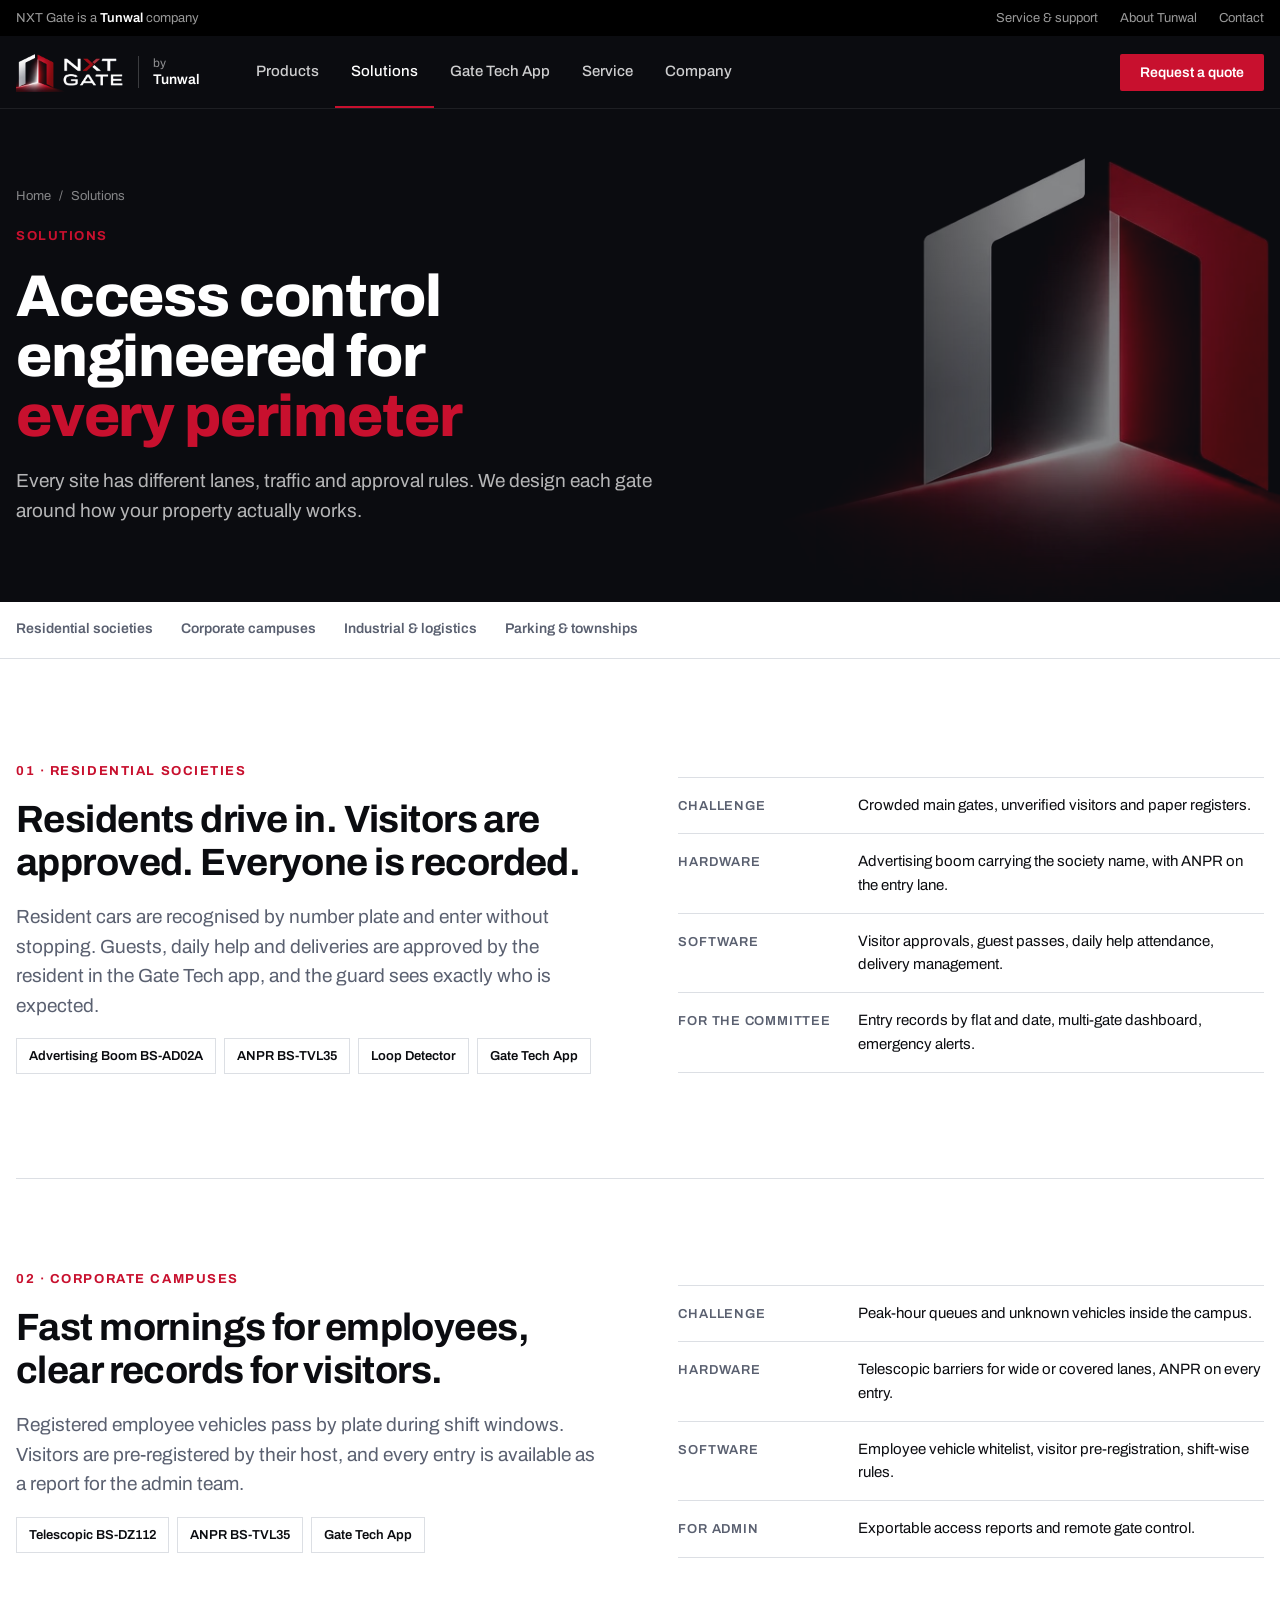
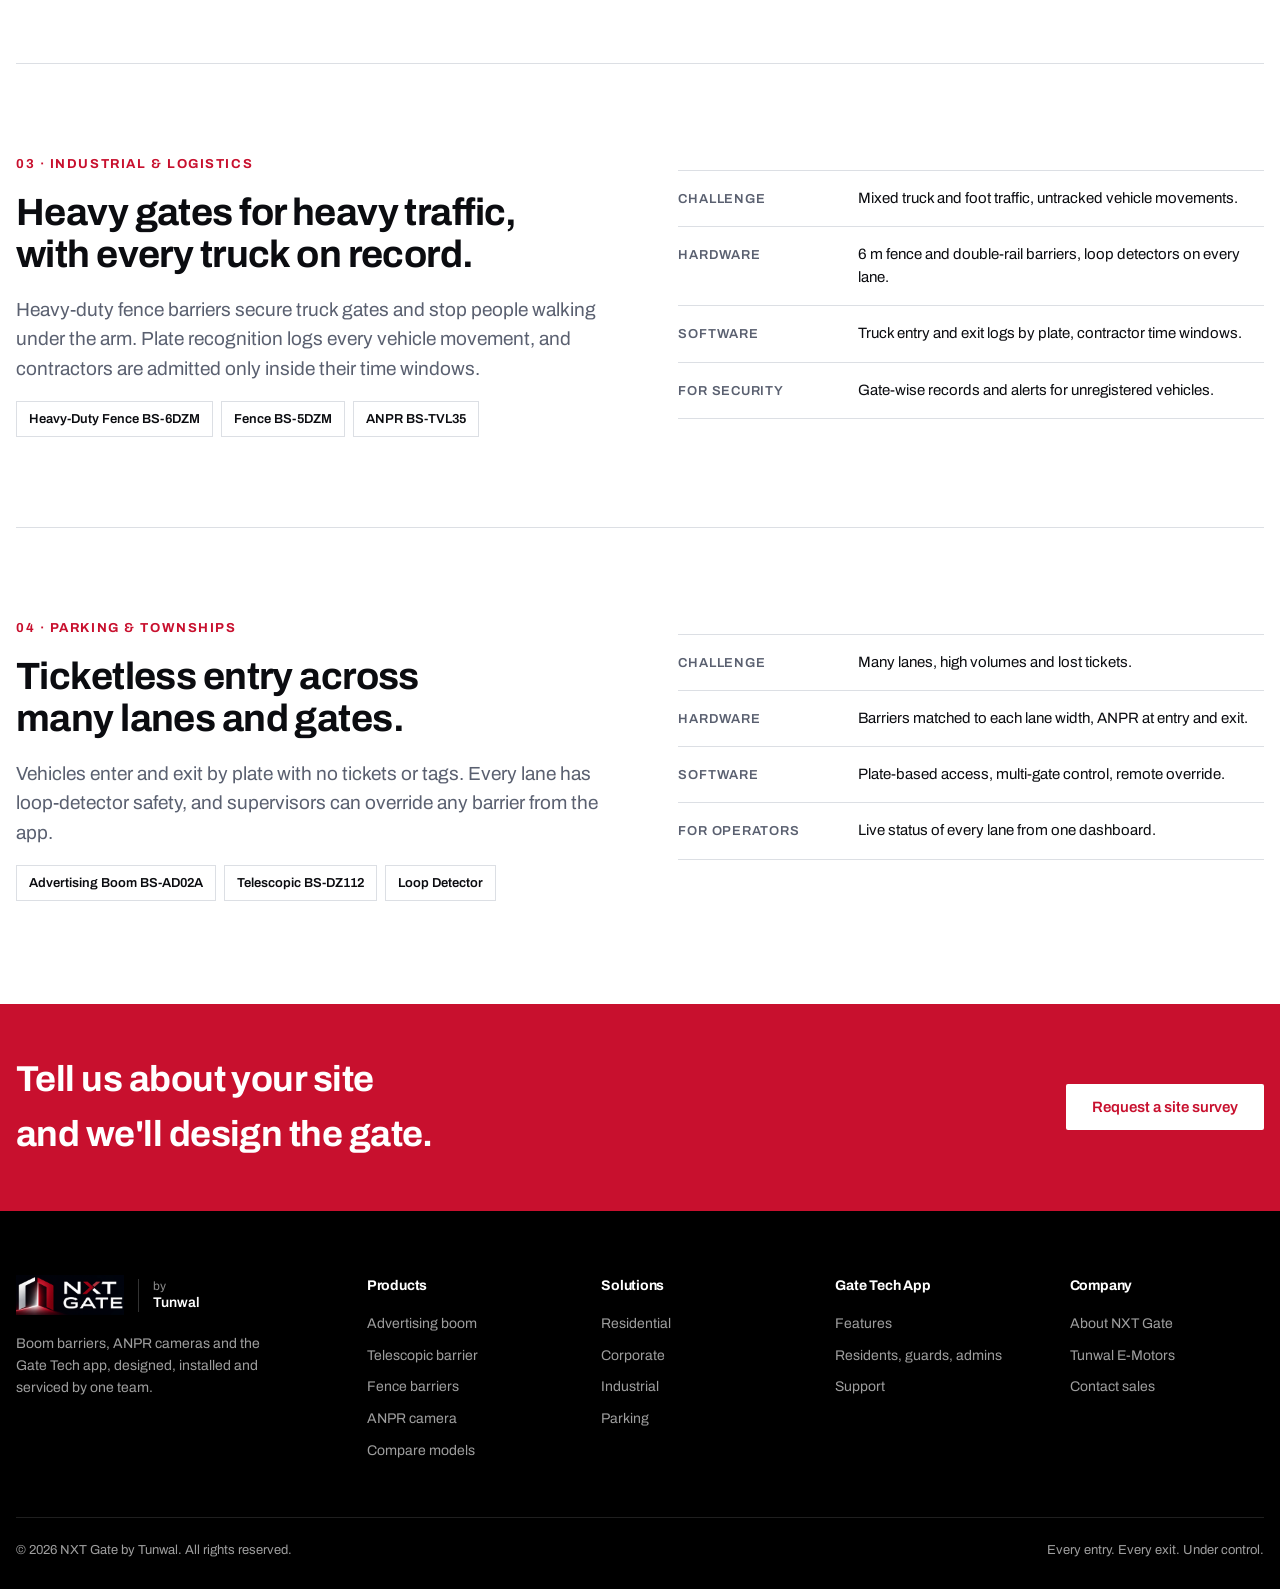
<file: solutions.html>
<!doctype html>
<html lang="en">
<head>
<meta charset="utf-8">
<meta name="viewport" content="width=device-width, initial-scale=1, viewport-fit=cover">
<meta name="claude:viewport-fit-sides" content="cover">
<title>Solutions · NXT Gate</title>
<link rel="preconnect" href="https://fonts.googleapis.com">
<link rel="preconnect" href="https://fonts.gstatic.com" crossorigin>
<link rel="stylesheet" href="https://fonts.googleapis.com/css2?family=Archivo:wght@400;500;600;700;800&display=swap">
<link rel="stylesheet" href="styles.css">
</head>
<body data-page="solutions">
<div id="site-header"></div>

<main>
<section class="phero">
  <div class="wrap">
    <nav class="crumb" aria-label="Breadcrumb"><a href="index.html">Home</a><span>/</span><span>Solutions</span></nav>
    <span class="over">Solutions</span>
    <h1>Access control engineered for <em>every perimeter</em></h1>
    <p class="lead">Every site has different lanes, traffic and approval rules. We design each gate around how your property actually works.</p>
  </div>
</section>
<nav class="subnav" aria-label="On this page"><div class="wrap"><a href="#residential">Residential societies</a><a href="#corporate">Corporate campuses</a><a href="#industrial">Industrial &amp; logistics</a><a href="#parking">Parking &amp; townships</a></div></nav>

<section class="band">
  <div class="wrap">
    <div class="split" id="residential">
      <div class="split-copy">
        <span class="over">01 · Residential societies</span>
        <h2>Residents drive in. Visitors are approved. Everyone is recorded.</h2>
        <p class="lead">Resident cars are recognised by number plate and enter without stopping. Guests, daily help and deliveries are approved by the resident in the Gate Tech app, and the guard sees exactly who is expected.</p>
        <div class="chips"><a href="products.html#explorer">Advertising Boom BS-AD02A</a><a href="products.html#explorer">ANPR BS-TVL35</a><a href="products.html#explorer">Loop Detector</a><a href="app.html">Gate Tech App</a></div>
      </div>
      <dl class="kv">
        <div><dt>Challenge</dt><dd>Crowded main gates, unverified visitors and paper registers.</dd></div>
        <div><dt>Hardware</dt><dd>Advertising boom carrying the society name, with ANPR on the entry lane.</dd></div>
        <div><dt>Software</dt><dd>Visitor approvals, guest passes, daily help attendance, delivery management.</dd></div>
        <div><dt>For the committee</dt><dd>Entry records by flat and date, multi-gate dashboard, emergency alerts.</dd></div>
      </dl>
    </div>

    <div class="split" id="corporate">
      <div class="split-copy">
        <span class="over">02 · Corporate campuses</span>
        <h2>Fast mornings for employees, clear records for visitors.</h2>
        <p class="lead">Registered employee vehicles pass by plate during shift windows. Visitors are pre-registered by their host, and every entry is available as a report for the admin team.</p>
        <div class="chips"><a href="products.html#explorer">Telescopic BS-DZ112</a><a href="products.html#explorer">ANPR BS-TVL35</a><a href="app.html">Gate Tech App</a></div>
      </div>
      <dl class="kv">
        <div><dt>Challenge</dt><dd>Peak-hour queues and unknown vehicles inside the campus.</dd></div>
        <div><dt>Hardware</dt><dd>Telescopic barriers for wide or covered lanes, ANPR on every entry.</dd></div>
        <div><dt>Software</dt><dd>Employee vehicle whitelist, visitor pre-registration, shift-wise rules.</dd></div>
        <div><dt>For admin</dt><dd>Exportable access reports and remote gate control.</dd></div>
      </dl>
    </div>

    <div class="split" id="industrial">
      <div class="split-copy">
        <span class="over">03 · Industrial &amp; logistics</span>
        <h2>Heavy gates for heavy traffic, with every truck on record.</h2>
        <p class="lead">Heavy-duty fence barriers secure truck gates and stop people walking under the arm. Plate recognition logs every vehicle movement, and contractors are admitted only inside their time windows.</p>
        <div class="chips"><a href="products.html#explorer">Heavy-Duty Fence BS-6DZM</a><a href="products.html#explorer">Fence BS-5DZM</a><a href="products.html#explorer">ANPR BS-TVL35</a></div>
      </div>
      <dl class="kv">
        <div><dt>Challenge</dt><dd>Mixed truck and foot traffic, untracked vehicle movements.</dd></div>
        <div><dt>Hardware</dt><dd>6 m fence and double-rail barriers, loop detectors on every lane.</dd></div>
        <div><dt>Software</dt><dd>Truck entry and exit logs by plate, contractor time windows.</dd></div>
        <div><dt>For security</dt><dd>Gate-wise records and alerts for unregistered vehicles.</dd></div>
      </dl>
    </div>

    <div class="split" id="parking">
      <div class="split-copy">
        <span class="over">04 · Parking &amp; townships</span>
        <h2>Ticketless entry across many lanes and gates.</h2>
        <p class="lead">Vehicles enter and exit by plate with no tickets or tags. Every lane has loop-detector safety, and supervisors can override any barrier from the app.</p>
        <div class="chips"><a href="products.html#explorer">Advertising Boom BS-AD02A</a><a href="products.html#explorer">Telescopic BS-DZ112</a><a href="products.html#explorer">Loop Detector</a></div>
      </div>
      <dl class="kv">
        <div><dt>Challenge</dt><dd>Many lanes, high volumes and lost tickets.</dd></div>
        <div><dt>Hardware</dt><dd>Barriers matched to each lane width, ANPR at entry and exit.</dd></div>
        <div><dt>Software</dt><dd>Plate-based access, multi-gate control, remote override.</dd></div>
        <div><dt>For operators</dt><dd>Live status of every lane from one dashboard.</dd></div>
      </dl>
    </div>
  </div>
</section>

<section class="cta">
  <div class="wrap">
    <h2>Tell us about your site and we'll design the gate.</h2>
    <div class="acts"><a class="btn btn-red" href="contact.html">Request a site survey</a></div>
  </div>
</section>
</main>

<div id="site-footer"></div>
<script src="site.js"></script>
</body>
</html>
</file>
<file: styles.css>
/* Layout: corporate industrial grid. Dark masthead + hero, then white/grey alternating bands on a 1280 frame */
:root {
  color-scheme: light;
  --ink: #0B0C10; --ink-2: #16181F; --ink-3: #23262F;
  --white: #FFFFFF; --grey: #F2F3F5; --line: #DCDFE4; --muted: #5A6070;
  --red: #C8102E; --red-2: #A00C24;
  --font: "Archivo", "Helvetica Neue", Arial, sans-serif;
  --gl: max(16px, env(safe-area-inset-left, 0px));
  --gr: max(16px, env(safe-area-inset-right, 0px));
}
*, *::before, *::after { box-sizing: border-box; }
html { scroll-behavior: smooth; }
body { margin: 0; background: var(--white); color: var(--ink); font-family: var(--font); font-size: 16px; line-height: 1.55; -webkit-font-smoothing: antialiased; }
img { max-width: 100%; }
[hidden] { display: none !important; }
h1, h2, h3, h4 { margin: 0; text-wrap: balance; letter-spacing: -0.015em; }
p { margin: 0; }
a { color: inherit; }
button { font-family: inherit; }
:focus-visible { outline: 2px solid var(--red); outline-offset: 2px; }
.wrap { max-width: 1280px; margin: 0 auto; padding-left: var(--gl); padding-right: var(--gr); }
.band { padding-block: clamp(64px, 8vw, 104px); }
.band.grey { background: var(--grey); }
.band.dark { background: var(--ink); color: var(--white); }
.over { font-size: 13px; font-weight: 700; letter-spacing: .12em; text-transform: uppercase; color: var(--red); }
.h2 { font-size: clamp(30px, 3.8vw, 48px); font-weight: 700; line-height: 1.08; }
.lead { font-size: 19px; color: var(--muted); max-width: 62ch; }
.dark .lead, .phero .lead, .hero .lead { color: rgba(255,255,255,.7); }
.sec-head { display: grid; grid-template-columns: 1fr auto; align-items: end; gap: 24px 48px; margin-bottom: 48px; padding-bottom: 28px; border-bottom: 1px solid var(--line); }
.dark .sec-head { border-color: rgba(255,255,255,.12); }
.sec-head > div { display: grid; gap: 14px; min-width: 0; }
.prose { display: grid; gap: 16px; color: var(--muted); font-size: 17px; max-width: 64ch; }

.btn { display: inline-flex; align-items: center; justify-content: center; gap: 10px; padding: 15px 26px; border: 0; border-radius: 2px; font: 600 15px var(--font); text-decoration: none; cursor: pointer; transition: background .2s, color .2s, box-shadow .2s; white-space: nowrap; }
.btn-red { background: var(--red); color: #fff; }
.btn-red:hover { background: var(--red-2); }
.btn-out { background: transparent; color: inherit; box-shadow: inset 0 0 0 1.5px currentColor; }
.btn-out:hover { background: var(--ink); color: #fff; box-shadow: inset 0 0 0 1.5px var(--ink); }
.dark .btn-out:hover, .hero .btn-out:hover, .phero .btn-out:hover, .cta .btn-out:hover { background: #fff; color: var(--ink); box-shadow: inset 0 0 0 1.5px #fff; }
.link { font-weight: 600; text-decoration: none; display: inline-flex; gap: 8px; align-items: center; border-bottom: 1.5px solid var(--red); padding-bottom: 2px; }
.link:hover { color: var(--red); }

/* Masthead */
.util { background: #000; color: rgba(255,255,255,.6); font-size: 13px; }
.util .wrap { display: flex; justify-content: space-between; gap: 16px; padding-block: 8px; }
.util nav { display: flex; gap: 22px; }
.util a { text-decoration: none; }
.util a:hover { color: #fff; }
.util b { color: #fff; font-weight: 600; }
.mast { position: sticky; top: env(safe-area-inset-top, 0px); z-index: 40; background: var(--ink); border-bottom: 1px solid rgba(255,255,255,.08); }
.mast .wrap { display: flex; align-items: center; gap: 40px; height: 72px; }
.brand { display: flex; align-items: center; gap: 14px; text-decoration: none; color: #fff; flex: none; }
.brand img { height: 40px; width: auto; display: block; mix-blend-mode: lighten; }
.brand span { font-size: 12px; color: rgba(255,255,255,.55); border-left: 1px solid rgba(255,255,255,.2); padding-left: 14px; line-height: 1.25; }
.brand span b { display: block; color: #fff; font-size: 14px; font-weight: 600; }
.menu { display: flex; list-style: none; margin: 0; padding: 0; height: 100%; }
.menu a { display: flex; align-items: center; height: 100%; padding: 0 16px; color: rgba(255,255,255,.8); text-decoration: none; font-weight: 500; font-size: 15px; border-bottom: 2px solid transparent; white-space: nowrap; }
.menu a:hover, .menu a[aria-current="page"] { color: #fff; border-bottom-color: var(--red); }
.mast .btn { margin-left: auto; padding: 11px 20px; font-size: 14px; }
.burger { display: none; margin-left: auto; background: none; border: 1px solid rgba(255,255,255,.25); color: #fff; width: 44px; height: 40px; cursor: pointer; }
.burger svg { width: 20px; height: 20px; }

/* Home hero */
.hero { background: var(--ink); color: #fff; overflow: hidden; border-bottom: 1px solid rgba(255,255,255,.08); }
.hero .wrap { display: grid; grid-template-columns: 1fr 1fr; gap: 32px; align-items: center; padding-block: clamp(48px, 6vw, 72px) 0; }
.hero-copy { display: grid; gap: 26px; min-width: 0; padding-bottom: clamp(48px, 6vw, 80px); }
.hero h1 { font-size: clamp(40px, 5.4vw, 76px); font-weight: 800; line-height: 1.0; letter-spacing: -0.025em; }
.hero h1 em { font-style: normal; color: var(--red); }
.hero-ctas { display: flex; flex-wrap: wrap; gap: 12px; }
.hero-art { align-self: end; min-width: 0; }
.hero-art img { display: block; width: 100%; max-width: 640px; height: auto; margin-left: auto; mix-blend-mode: lighten; }

/* Inner page hero */
.phero { background: var(--ink); color: #fff; position: relative; overflow: hidden; }
.phero::after { content: ""; position: absolute; right: -6%; top: 0; bottom: 0; width: 46%; background: url("gate-mark.jpg") right center / cover no-repeat; mix-blend-mode: lighten; opacity: .5; -webkit-mask-image: linear-gradient(90deg, transparent, #000 45%); mask-image: linear-gradient(90deg, transparent, #000 45%); pointer-events: none; }
.phero .wrap { position: relative; z-index: 1; display: grid; gap: 20px; padding-block: clamp(48px, 6vw, 84px); }
.crumb { font-size: 13px; color: rgba(255,255,255,.5); display: flex; gap: 8px; flex-wrap: wrap; }
.crumb a { text-decoration: none; }
.crumb a:hover { color: #fff; }
.phero h1 { font-size: clamp(36px, 4.6vw, 62px); font-weight: 800; line-height: 1.02; letter-spacing: -0.02em; max-width: 18ch; }
.phero h1 em { font-style: normal; color: var(--red); }
.subnav { background: var(--white); border-bottom: 1px solid var(--line); position: sticky; top: calc(72px + env(safe-area-inset-top, 0px)); z-index: 30; }
.subnav .wrap { display: flex; gap: 28px; overflow-x: auto; }
.subnav a { padding: 16px 0; font-size: 14px; font-weight: 600; text-decoration: none; color: var(--muted); white-space: nowrap; border-bottom: 2px solid transparent; }
.subnav a:hover { color: var(--ink); border-bottom-color: var(--red); }

/* Figures */
.figs { background: var(--white); border-bottom: 1px solid var(--line); }
.figs .wrap { display: grid; grid-template-columns: repeat(4, 1fr); }
.fig { padding: 34px 28px; display: grid; gap: 6px; border-right: 1px solid var(--line); }
.fig:first-child { padding-left: 0; }
.fig:last-child { border-right: 0; }
.fig b { font-size: clamp(30px, 3.4vw, 44px); font-weight: 800; letter-spacing: -0.02em; font-variant-numeric: tabular-nums; line-height: 1; }
.fig b span { color: var(--red); }
.fig small { color: var(--muted); font-size: 14px; }
.dark .figs, .figs.dark { background: transparent; }

/* Category cards */
.cats { display: grid; grid-template-columns: repeat(3, 1fr); gap: 24px; }
.cat { display: grid; grid-template-rows: auto 1fr; border: 1px solid var(--line); background: var(--white); text-decoration: none; transition: border-color .2s, box-shadow .2s; }
.cat:hover { border-color: var(--ink); box-shadow: 0 18px 40px -24px rgba(11,12,16,.35); }
.cat-art { aspect-ratio: 16 / 10; max-width: 100%; background: linear-gradient(180deg, #F7F8FA, #E9ECF0); border-bottom: 1px solid var(--line); }
.cat-art svg { width: 100%; height: 100%; display: block; }
.cat-body { padding: 24px 24px 28px; display: grid; gap: 10px; align-content: start; }
.cat-body .over { font-size: 12px; }
.cat-body h3 { font-size: 22px; font-weight: 700; }
.cat-body p { color: var(--muted); font-size: 15px; }
.cat-body .more { margin-top: 8px; font-weight: 600; font-size: 15px; color: var(--ink); }
.cat:hover .more { color: var(--red); }

/* Sectors */
.sectors { display: grid; grid-template-columns: repeat(4, 1fr); gap: 1px; background: rgba(255,255,255,.12); border: 1px solid rgba(255,255,255,.12); }
.sector { background: var(--ink); padding: 30px 26px 34px; display: grid; gap: 14px; align-content: start; text-decoration: none; transition: background .25s; }
.sector:hover { background: var(--ink-2); }
.sector .num { font-size: 13px; color: rgba(255,255,255,.4); font-weight: 600; }
.sector svg { width: 56px; height: 56px; color: var(--red); }
.sector h3 { font-size: 22px; font-weight: 700; }
.sector p { color: rgba(255,255,255,.62); font-size: 15px; }
.sector .more { font-weight: 600; font-size: 14px; margin-top: 6px; }

/* X factor */
.xgrid { display: grid; grid-template-columns: repeat(4, 1fr); border-top: 1px solid var(--line); }
.xcell { padding: 28px 24px 8px 0; display: grid; gap: 12px; align-content: start; }
.xcell + .xcell { padding-left: 24px; border-left: 1px solid var(--line); }
.xcell .xl { font-size: 15px; font-weight: 800; }
.xcell .xl i { font-style: normal; color: var(--red); }
.xcell h3 { font-size: 19px; font-weight: 600; }
.xcell p { color: var(--muted); font-size: 15px; }

/* Split rows (solutions, company) */
.split { display: grid; grid-template-columns: 1fr 1fr; gap: clamp(32px, 6vw, 80px); align-items: start; }
.split + .split { margin-top: clamp(56px, 7vw, 96px); padding-top: clamp(56px, 7vw, 96px); border-top: 1px solid var(--line); }
.split > * { min-width: 0; }
.split-copy { display: grid; gap: 18px; }
.split-copy h2 { font-size: clamp(26px, 3vw, 38px); font-weight: 700; line-height: 1.12; }
.kv { display: grid; border-top: 1px solid var(--line); }
.kv div { display: grid; grid-template-columns: 160px 1fr; gap: 20px; padding: 16px 0; border-bottom: 1px solid var(--line); font-size: 15px; }
.kv dd { margin: 0; }
.kv dt, .kv span { color: var(--muted); font-weight: 600; font-size: 13px; letter-spacing: .06em; text-transform: uppercase; padding-top: 2px; }
.chips { display: flex; flex-wrap: wrap; gap: 8px; }
.chips a, .chips span { font-size: 13px; font-weight: 600; padding: 7px 12px; border: 1px solid var(--line); text-decoration: none; background: var(--white); }
.chips a:hover { border-color: var(--red); color: var(--red); }
.ticks { list-style: none; margin: 0; padding: 0; display: grid; gap: 10px; }
.ticks li { display: grid; grid-template-columns: 18px 1fr; gap: 12px; font-size: 15px; }
.ticks li::before { content: ""; width: 10px; height: 10px; background: var(--red); margin-top: 7px; }
.panel { background: var(--grey); border: 1px solid var(--line); padding: clamp(22px, 3vw, 36px); display: grid; gap: 18px; align-content: start; }
.panel h3 { font-size: 18px; font-weight: 700; }

/* Product explorer */
.px { display: grid; grid-template-columns: 300px 1fr; border: 1px solid var(--line); background: var(--white); }
.px-list { border-right: 1px solid var(--line); display: grid; align-content: start; }
.px-item { text-align: left; background: none; border: 0; border-bottom: 1px solid var(--line); padding: 18px 20px; cursor: pointer; display: grid; gap: 2px; border-left: 3px solid transparent; }
.px-item:hover { background: var(--grey); }
.px-item[aria-selected="true"] { background: var(--grey); border-left-color: var(--red); }
.px-item b { font-size: 16px; font-weight: 600; }
.px-item small { font-size: 13px; color: var(--muted); }
.px-main { display: grid; grid-template-rows: auto auto 1fr; min-width: 0; }
.px-stage { position: relative; background: linear-gradient(180deg, #F7F8FA, #ECEEF2); border-bottom: 1px solid var(--line); }
.px-stage svg { display: block; width: 100%; height: auto; }
.px-tag { position: absolute; top: 16px; left: 20px; font-size: 12px; font-weight: 700; letter-spacing: .12em; text-transform: uppercase; color: var(--muted); }
.px-tools { display: flex; flex-wrap: wrap; gap: 16px 28px; align-items: center; padding: 16px 20px; border-bottom: 1px solid var(--line); }
.seg { display: inline-flex; border: 1px solid var(--line); }
.seg button { background: var(--white); border: 0; border-right: 1px solid var(--line); padding: 9px 14px; font-size: 14px; font-weight: 600; cursor: pointer; }
.seg button:last-child { border-right: 0; }
.seg button[aria-pressed="true"] { background: var(--ink); color: #fff; }
.tool-lbl { font-size: 12px; font-weight: 700; letter-spacing: .1em; text-transform: uppercase; color: var(--muted); margin-right: 10px; }
.px-tools label { display: flex; align-items: center; gap: 10px; font-size: 12px; font-weight: 700; letter-spacing: .1em; text-transform: uppercase; color: var(--muted); }
.px-tools input { font: 500 14px var(--font); border: 1px solid var(--line); padding: 8px 10px; width: 180px; max-width: 100%; text-transform: uppercase; }
#pxToggle { margin-left: auto; padding: 10px 18px; }
.px-info { display: grid; grid-template-columns: 1.2fr 1fr; gap: 32px; padding: 26px 20px 28px; }
.px-info h3 { font-size: 26px; font-weight: 700; }
.px-info .code { font-size: 13px; color: var(--red); font-weight: 700; letter-spacing: .08em; }
.px-info p { color: var(--muted); margin-top: 10px; }
.spec { margin: 0; display: grid; grid-template-columns: auto 1fr; border-top: 1px solid var(--line); font-size: 14px; }
.spec dt, .spec dd { padding: 10px 0; border-bottom: 1px solid var(--line); margin: 0; }
.spec dt { color: var(--muted); padding-right: 20px; }
.spec dd { text-align: right; font-weight: 600; }

/* Tables */
.tbl-wrap { overflow-x: auto; border: 1px solid var(--line); background: var(--white); }
.tbl { width: 100%; border-collapse: collapse; min-width: 760px; font-size: 15px; }
.tbl th { text-align: left; font-size: 12px; font-weight: 700; letter-spacing: .08em; text-transform: uppercase; color: var(--muted); padding: 14px 20px; background: var(--grey); border-bottom: 1px solid var(--line); }
.tbl td { padding: 18px 20px; border-bottom: 1px solid var(--line); vertical-align: top; }
.tbl tr:last-child td { border-bottom: 0; }
.tbl td:first-child { font-weight: 700; white-space: nowrap; }
.tbl td:first-child small { display: block; font-weight: 500; color: var(--red); font-size: 12px; letter-spacing: .06em; }

/* App */
.app-grid { display: grid; grid-template-columns: 1fr 380px; gap: 64px; align-items: center; }
.feat-list { display: grid; border-top: 1px solid var(--line); }
.feat-btn { display: grid; grid-template-columns: 40px 1fr auto; gap: 16px; align-items: center; background: none; border: 0; border-bottom: 1px solid var(--line); padding: 20px 0; text-align: left; cursor: pointer; color: var(--ink); }
.feat-btn .n { font-size: 13px; font-weight: 700; color: var(--muted); }
.feat-btn b { font-size: 19px; font-weight: 600; display: block; }
.feat-btn span.d { display: block; color: var(--muted); font-size: 15px; max-height: 0; overflow: hidden; transition: max-height .3s, margin .3s; }
.feat-btn .arr { color: var(--muted); transition: transform .25s, color .25s; }
.feat-btn[aria-selected="true"] .n, .feat-btn[aria-selected="true"] .arr { color: var(--red); }
.feat-btn[aria-selected="true"] span.d { max-height: 80px; margin-top: 6px; }
.feat-btn[aria-selected="true"] .arr { transform: rotate(-45deg); }
.phone { width: 100%; max-width: 340px; justify-self: center; background: var(--ink); border-radius: 40px; padding: 12px; box-shadow: 0 30px 60px -20px rgba(11,12,16,.45); }
.scr { background: #F6F7F9; border-radius: 30px; min-height: 560px; overflow: hidden; display: grid; grid-template-rows: auto 1fr auto; }
.scr-head { background: var(--ink); color: #fff; padding: 22px 20px 18px; display: grid; gap: 4px; }
.scr-head small { color: rgba(255,255,255,.55); font-size: 12px; }
.scr-head b { font-size: 18px; font-weight: 700; }
.scr-body { padding: 16px; display: grid; gap: 12px; align-content: start; font-size: 14px; }
.scr-body .c { background: #fff; border: 1px solid var(--line); padding: 14px; display: grid; gap: 8px; animation: rise .35s ease both; }
@keyframes rise { from { opacity: .3; transform: translateY(8px); } }
.r { display: flex; justify-content: space-between; align-items: center; gap: 10px; }
.k { font-size: 11px; font-weight: 700; letter-spacing: .1em; text-transform: uppercase; color: var(--muted); }
.pill { font-size: 11px; font-weight: 700; padding: 3px 8px; }
.pill.g { background: #DCF5E5; color: #0F7A37; }
.pill.r { background: #FBE3E7; color: var(--red-2); }
.pill.a { background: #FBF0D1; color: #8A6300; }
.two-btn { display: grid; grid-template-columns: 1fr 1fr; gap: 8px; }
.two-btn button { border: 0; padding: 10px; font-weight: 600; font-size: 13px; cursor: pointer; }
.two-btn .y { background: var(--red); color: #fff; }
.two-btn .n2 { background: var(--grey); color: var(--ink); }
.scr-tab { display: grid; grid-template-columns: repeat(4, 1fr); border-top: 1px solid var(--line); background: #fff; font-size: 11px; text-align: center; color: var(--muted); }
.scr-tab span { padding: 12px 0 16px; }
.scr-tab .on { color: var(--red); font-weight: 700; }
.roles { display: grid; grid-template-columns: repeat(3, 1fr); gap: 24px; }
.role { border-top: 3px solid var(--ink); padding-top: 20px; display: grid; gap: 14px; align-content: start; }
.role h3 { font-size: 22px; font-weight: 700; }
.grid4 { display: grid; grid-template-columns: repeat(4, 1fr); gap: 1px; background: var(--line); border: 1px solid var(--line); }
.grid4 div { background: var(--white); padding: 22px; display: grid; gap: 6px; }
.grid4 b { font-size: 16px; }
.grid4 span { color: var(--muted); font-size: 14px; }

/* Steps */
.steps { display: grid; grid-template-columns: repeat(4, 1fr); counter-reset: st; }
.step { padding: 0 28px 0 0; display: grid; gap: 12px; align-content: start; }
.step + .step { padding-left: 28px; border-left: 1px solid var(--line); }
.step::before { counter-increment: st; content: "0" counter(st); font-size: 44px; font-weight: 800; color: var(--red); line-height: 1; }
.step h3 { font-size: 20px; font-weight: 700; }
.step p { color: var(--muted); font-size: 15px; }

/* Tunwal */
.tw { display: grid; grid-template-columns: 1fr 1fr; gap: 64px; align-items: center; }
.tw-img { aspect-ratio: 4 / 3; max-width: 100%; background: #05060B url("gate-mark.jpg") center / cover no-repeat; position: relative; }
.tw-img span { position: absolute; left: 0; bottom: 0; background: var(--red); color: #fff; padding: 12px 18px; font-weight: 700; font-size: 14px; letter-spacing: .06em; }
.tw-copy { display: grid; gap: 22px; min-width: 0; }
.tw-nums { display: grid; grid-template-columns: repeat(2, 1fr); gap: 22px 28px; margin-top: 6px; }
.tw-nums div { border-top: 2px solid var(--red); padding-top: 12px; display: grid; gap: 2px; }
.tw-nums b { font-size: 30px; font-weight: 800; letter-spacing: -0.02em; }
.tw-nums span { color: rgba(255,255,255,.62); font-size: 14px; }
.sites { display: grid; grid-template-columns: repeat(3, 1fr); gap: 24px; }
.site { border: 1px solid var(--line); padding: 26px; display: grid; gap: 8px; align-content: start; background: var(--white); }
.site .over { font-size: 12px; }
.site h3 { font-size: 22px; font-weight: 700; }
.site p { color: var(--muted); font-size: 15px; }
.mv { display: grid; grid-template-columns: 1fr 1fr; gap: 24px; }
.mv div { background: var(--white); border: 1px solid var(--line); padding: clamp(24px, 3vw, 36px); display: grid; gap: 12px; }
.mv p { font-size: 19px; line-height: 1.5; }
.leader { display: grid; grid-template-columns: auto 1fr; gap: 24px; align-items: center; border: 1px solid var(--line); padding: 26px; background: var(--white); }
.leader .ini { width: 72px; height: 72px; background: var(--ink); color: #fff; display: grid; place-items: center; font-weight: 800; font-size: 22px; }
.leader h3 { font-size: 20px; }
.leader small { color: var(--red); font-weight: 700; font-size: 13px; letter-spacing: .06em; text-transform: uppercase; }
.leader p { color: var(--muted); font-size: 15px; margin-top: 6px; }
.source { font-size: 13px; color: var(--muted); margin-top: 28px; }

/* CTA band */
.cta { background: var(--red); color: #fff; }
.cta .wrap { display: flex; justify-content: space-between; align-items: center; gap: 24px 48px; flex-wrap: wrap; padding-block: 48px; }
.cta h2 { font-size: clamp(24px, 3vw, 36px); font-weight: 700; max-width: 26ch; }
.cta .btn-red { background: #fff; color: var(--red); }
.cta .btn-red:hover { background: var(--ink); color: #fff; }
.cta .acts { display: flex; gap: 12px; flex-wrap: wrap; }

/* Forms */
.quote { display: grid; grid-template-columns: 1fr 1.3fr; gap: 64px; align-items: start; }
.quote-side { display: grid; gap: 22px; }
.cinfo { display: grid; border-top: 1px solid var(--line); }
.cinfo div { display: flex; justify-content: space-between; gap: 16px; padding: 14px 0; border-bottom: 1px solid var(--line); font-size: 15px; flex-wrap: wrap; }
.cinfo span { color: var(--muted); }
form { background: var(--white); border: 1px solid var(--line); padding: clamp(22px, 3vw, 40px); display: grid; gap: 18px; }
.f2 { display: grid; grid-template-columns: 1fr 1fr; gap: 18px; }
label { display: grid; gap: 6px; font-size: 13px; font-weight: 600; min-width: 0; }
input, select, textarea { font: 400 15px var(--font); color: var(--ink); background: var(--white); border: 1px solid #C5CAD3; border-radius: 2px; padding: 12px 14px; width: 100%; }
input:focus, select:focus, textarea:focus { outline: none; border-color: var(--ink); box-shadow: inset 0 0 0 1px var(--ink); }
textarea { min-height: 96px; resize: vertical; }
form .btn { justify-self: start; }
.fnote { font-size: 14px; font-weight: 500; }
.fnote.ok { color: #0F7A37; }
.fnote.err { color: var(--red); }

/* Footer */
footer { background: #000; color: rgba(255,255,255,.62); font-size: 14px; padding-block: 64px 28px; }
.foot { display: grid; grid-template-columns: 1.6fr repeat(4, 1fr); gap: 40px; }
.foot h4 { color: #fff; font-size: 14px; font-weight: 700; margin-bottom: 16px; }
.foot ul { list-style: none; margin: 0; padding: 0; display: grid; gap: 10px; }
.foot a { text-decoration: none; }
.foot a:hover { color: #fff; }
.foot-brand { display: grid; gap: 18px; align-content: start; }
.foot-brand p { max-width: 34ch; }
.legal { margin-top: 56px; padding-top: 22px; border-top: 1px solid rgba(255,255,255,.12); display: flex; justify-content: space-between; flex-wrap: wrap; gap: 12px; font-size: 13px; }

@media (max-width: 1100px) {
  .menu { display: none; }
  .burger { display: grid; place-items: center; }
  .mast .btn { display: none; }
  .menu.open { display: flex; flex-direction: column; position: absolute; top: 100%; left: 0; right: 0; height: auto; background: var(--ink); border-bottom: 1px solid rgba(255,255,255,.1); padding: 8px var(--gr) 16px var(--gl); }
  .menu.open a { height: auto; padding: 14px 0; border-bottom: 1px solid rgba(255,255,255,.08); }
  .px { grid-template-columns: 1fr; }
  .px-list { grid-auto-flow: column; grid-auto-columns: minmax(170px, 1fr); overflow-x: auto; border-right: 0; border-bottom: 1px solid var(--line); }
  .px-item { border-left: 0; border-right: 1px solid var(--line); border-bottom: 3px solid transparent; }
  .px-item[aria-selected="true"] { border-bottom-color: var(--red); }
  .sectors, .xgrid, .grid4 { grid-template-columns: 1fr 1fr; }
  .xcell:nth-child(3) { padding-left: 0; border-left: 0; }
  .steps { grid-template-columns: 1fr 1fr; gap: 40px 0; }
  .step:nth-child(3) { padding-left: 0; border-left: 0; }
  .app-grid, .tw, .quote, .split { grid-template-columns: 1fr; }
  .cats, .roles, .sites { grid-template-columns: 1fr 1fr; }
  .foot { grid-template-columns: 1fr 1fr 1fr; }
  .foot-brand { grid-column: 1 / -1; }
}
@media (max-width: 760px) {
  .util nav a:not(:last-child) { display: none; }
  .brand span { display: none; }
  .hero .wrap { grid-template-columns: 1fr; }
  .hero-copy { padding-bottom: 0; }
  .hero-art img { margin: 0 auto; max-width: 440px; }
  .phero::after { width: 70%; opacity: .25; }
  .figs .wrap { grid-template-columns: 1fr 1fr; }
  .fig:nth-child(2) { border-right: 0; }
  .fig:nth-child(3) { padding-left: 0; }
  .fig:nth-child(n+3) { border-top: 1px solid var(--line); }
  .sec-head { grid-template-columns: 1fr; }
  .px-info, .mv { grid-template-columns: 1fr; }
  #pxToggle { margin-left: 0; }
  .cats, .roles, .sites { grid-template-columns: 1fr; }
  .kv div { grid-template-columns: 1fr; gap: 4px; }
}
@media (max-width: 560px) {
  .sectors, .xgrid, .steps, .f2, .tw-nums, .grid4 { grid-template-columns: 1fr; }
  .xcell + .xcell, .step + .step { padding-left: 0; border-left: 0; border-top: 1px solid var(--line); padding-top: 24px; }
  .foot { grid-template-columns: 1fr 1fr; }
  .leader { grid-template-columns: 1fr; }
}
@media (prefers-reduced-motion: reduce) {
  *, *::before, *::after { animation: none !important; transition: none !important; }
  html { scroll-behavior: auto; }
}
</file>
